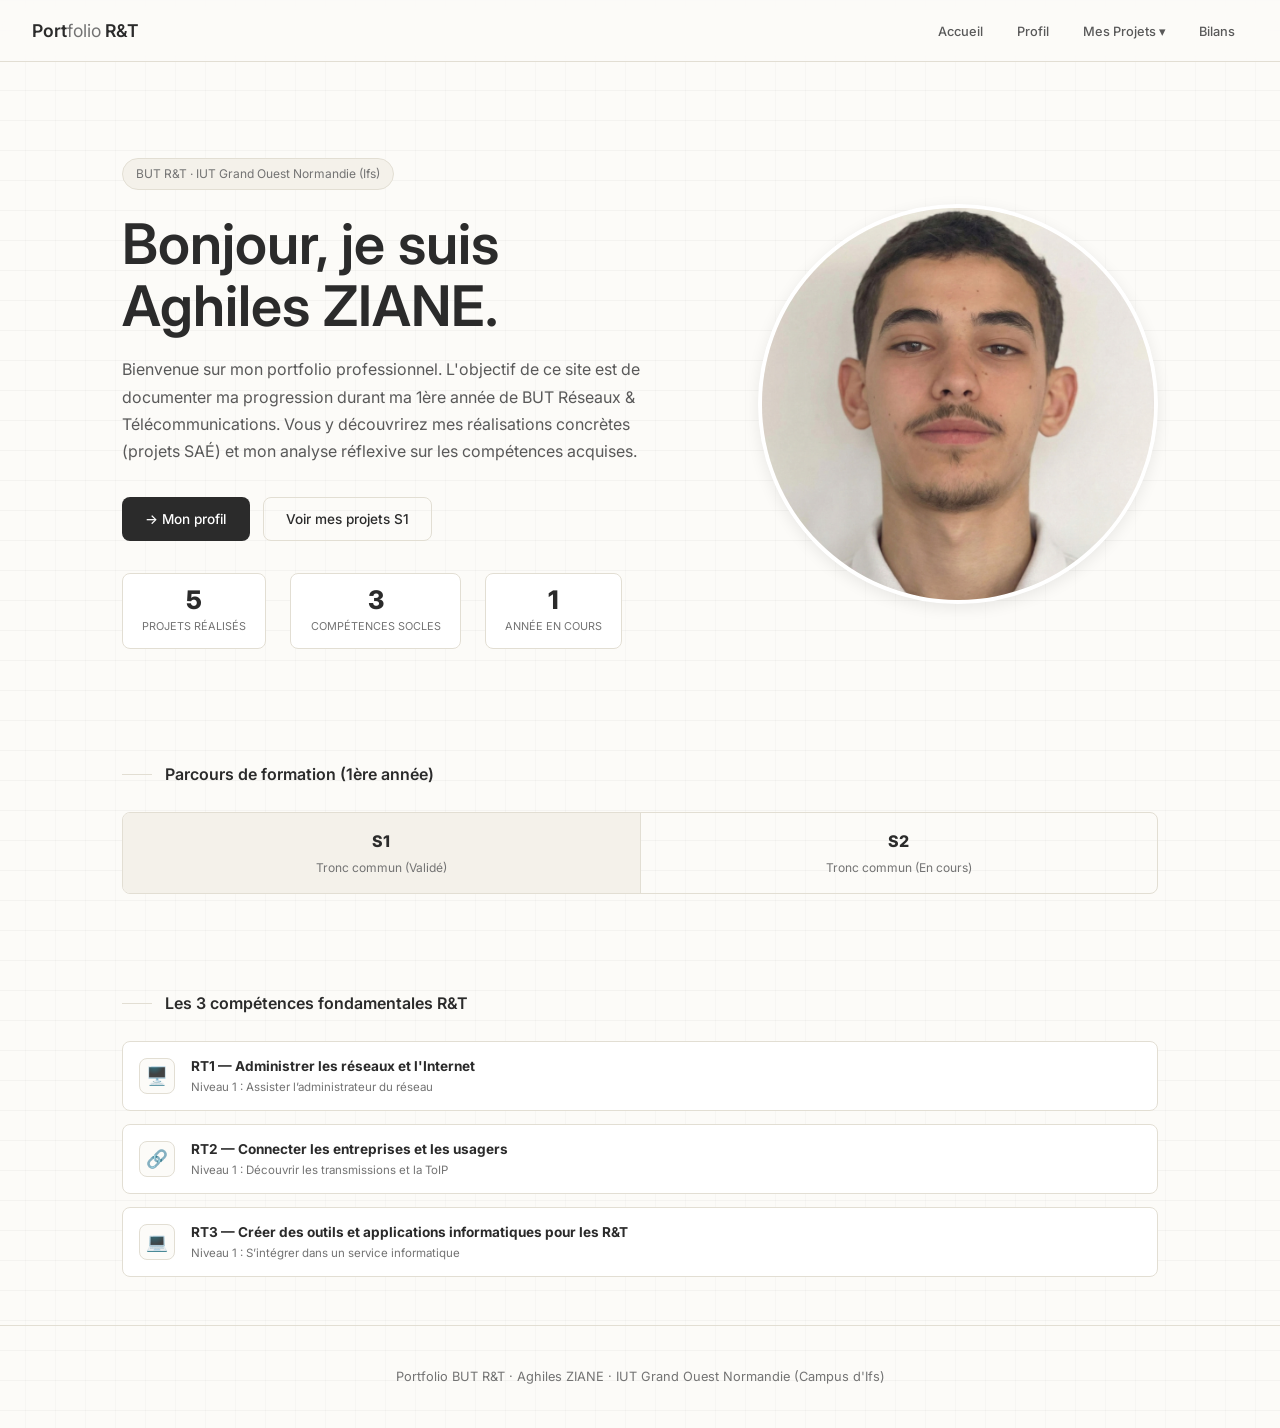
<file: index.html>
<!DOCTYPE html>
<html lang="fr">
<head>
  <meta charset="UTF-8">
  <meta name="viewport" content="width=device-width, initial-scale=1.0">
  <title>Portfolio BUT R&T — Accueil</title>
  <link rel="stylesheet" href="style.css">
  <style> 
    .hero-layout { display: grid; grid-template-columns: 1fr auto; gap: 3rem; align-items: center; }
    .stat-row { display: flex; gap: 1.5rem; margin-top: 2rem; flex-wrap: wrap; }
    .stat-item { background: var(--card); border: 1px solid var(--border); border-radius: var(--radius); padding: .8rem 1.2rem; text-align: center; min-width: 90px; }
    .stat-num { font-size: 1.6rem; font-weight: 800; color: var(--text); line-height: 1; }
    .stat-lbl { font-size: .68rem; color: var(--text-muted); text-transform: uppercase; margin-top: .25rem; }
    .comp-list { display: flex; flex-direction: column; gap: .8rem; }
    .comp-item { display: flex; align-items: center; gap: 1rem; padding: .8rem 1rem; border-radius: var(--radius); }
    .comp-icon { width: 36px; height: 36px; border-radius: 8px; display: flex; align-items: center; justify-content: center; font-size: 1.1rem; flex-shrink: 0; }
    .comp-name { font-size: .85rem; font-weight: 700; }
    .comp-sub { font-size: .72rem; color: var(--text-muted); }
    .timeline-strip { display: flex; border: 1px solid var(--border); border-radius: var(--radius); overflow: hidden; }
    .tl-item { flex: 1; padding: .9rem 1rem; text-align: center; border-right: 1px solid var(--border); font-size: .75rem; }
    .tl-item:last-child { border-right: none; }
    .tl-sem { font-weight: 800; color: var(--text); font-size: 1rem; }
    .tl-label { color: var(--text-muted); margin-top: .2rem; }
    .tl-item.active { background: var(--surface); }

    /* Style spécifique pour agrandir la photo sur l'accueil tout en restant en cercle */
    .photo-accueil {
      width: 400px !important;
      height: 400px !important;
      border-radius: 50% !important;
    }
  </style>
</head>
<body>

<nav>
  <a class="nav-logo" href="index.html">Port<span>folio</span> R&T</a>
  <ul>
    <li><a href="index.html">Accueil</a></li>
    <li><a href="presentation.html">Profil</a></li>
    <li class="dropdown">
      <a href="#" class="dropbtn">Mes Projets ▾</a>
      <div class="dropdown-content">
        <a href="SAE1/sae101.html">Hygiène Informatique</a>
        <a href="SAE1/sae102.html">Réseaux Informatiques</a>
        <a href="SAE1/sae103.html">Dispositif de Transmission</a>
        <a href="SAE1/sae104.html">Site Personnel</a>
        <a href="SAE1/sae105.html">Traitement de Données</a>
      </div>
    </li>
    <li><a href="bilan.html">Bilans</a></li>
  </ul>
</nav>

<div class="page">
  <div class="hero">
    <div class="hero-layout">
      <div class="fade-up">
        <span class="hero-tag">BUT R&T · IUT Grand Ouest Normandie (Ifs)</span>
        <h1>Bonjour, je suis<br><span>Aghiles ZIANE</span>.</h1>
        <p>
          Bienvenue sur mon portfolio professionnel. L'objectif de ce site est de documenter ma progression durant ma 1ère année de BUT Réseaux & Télécommunications. Vous y découvrirez mes réalisations concrètes (projets SAÉ) et mon analyse réflexive sur les compétences acquises.
        </p>
        <div style="display:flex; gap:.8rem; flex-wrap:wrap;">
          <a class="btn btn-primary" href="presentation.html">→ Mon profil</a>
          <a class="btn btn-outline" href="sae-s1.html">Voir mes projets S1</a>
        </div>
        <div class="stat-row">
          <div class="stat-item fade-up delay-1"><div class="stat-num">5</div><div class="stat-lbl">Projets réalisés</div></div>
          <div class="stat-item fade-up delay-2"><div class="stat-num">3</div><div class="stat-lbl">Compétences socles</div></div>
          <div class="stat-item fade-up delay-3"><div class="stat-num">1</div><div class="stat-lbl">Année en cours</div></div>
        </div>
      </div>
      
      <div class="photo-portrait photo-accueil fade-up delay-1">
        <img src="ma_photo.jpg" alt="Aghiles ZIANE">
      </div>
    </div>
  </div>

  <div class="section">
    <div class="section-title">Parcours de formation (1ère année)</div>
    <div class="timeline-strip">
      <div class="tl-item active"><div class="tl-sem">S1</div><div class="tl-label">Tronc commun (Validé)</div></div>
      <div class="tl-item"><div class="tl-sem">S2</div><div class="tl-label">Tronc commun (En cours)</div></div>
    </div>
  </div>

  <div class="section">
    <div class="section-title">Les 3 compétences fondamentales R&T</div>
    <div class="comp-list">
      <div class="comp-item fade-up">
        <div class="comp-icon">🖥️</div>
        <div>
          <div class="comp-name">RT1 — Administrer les réseaux et l'Internet</div>
          <div class="comp-sub">Niveau 1 : Assister l’administrateur du réseau</div>
        </div>
      </div>
      <div class="comp-item fade-up delay-1">
        <div class="comp-icon">🔗</div>
        <div>
          <div class="comp-name">RT2 — Connecter les entreprises et les usagers</div>
          <div class="comp-sub">Niveau 1 : Découvrir les transmissions et la ToIP</div>
        </div>
      </div>
      <div class="comp-item fade-up delay-2">
        <div class="comp-icon">💻</div>
        <div>
          <div class="comp-name">RT3 — Créer des outils et applications informatiques pour les R&T</div>
          <div class="comp-sub">Niveau 1 : S’intégrer dans un service informatique</div>
        </div>
      </div>
    </div>
  </div>
</div>

<footer>
  <p>Portfolio BUT R&T · Aghiles ZIANE · IUT Grand Ouest Normandie (Campus d'Ifs)</p>
</footer>
</body>
</html>
</file>
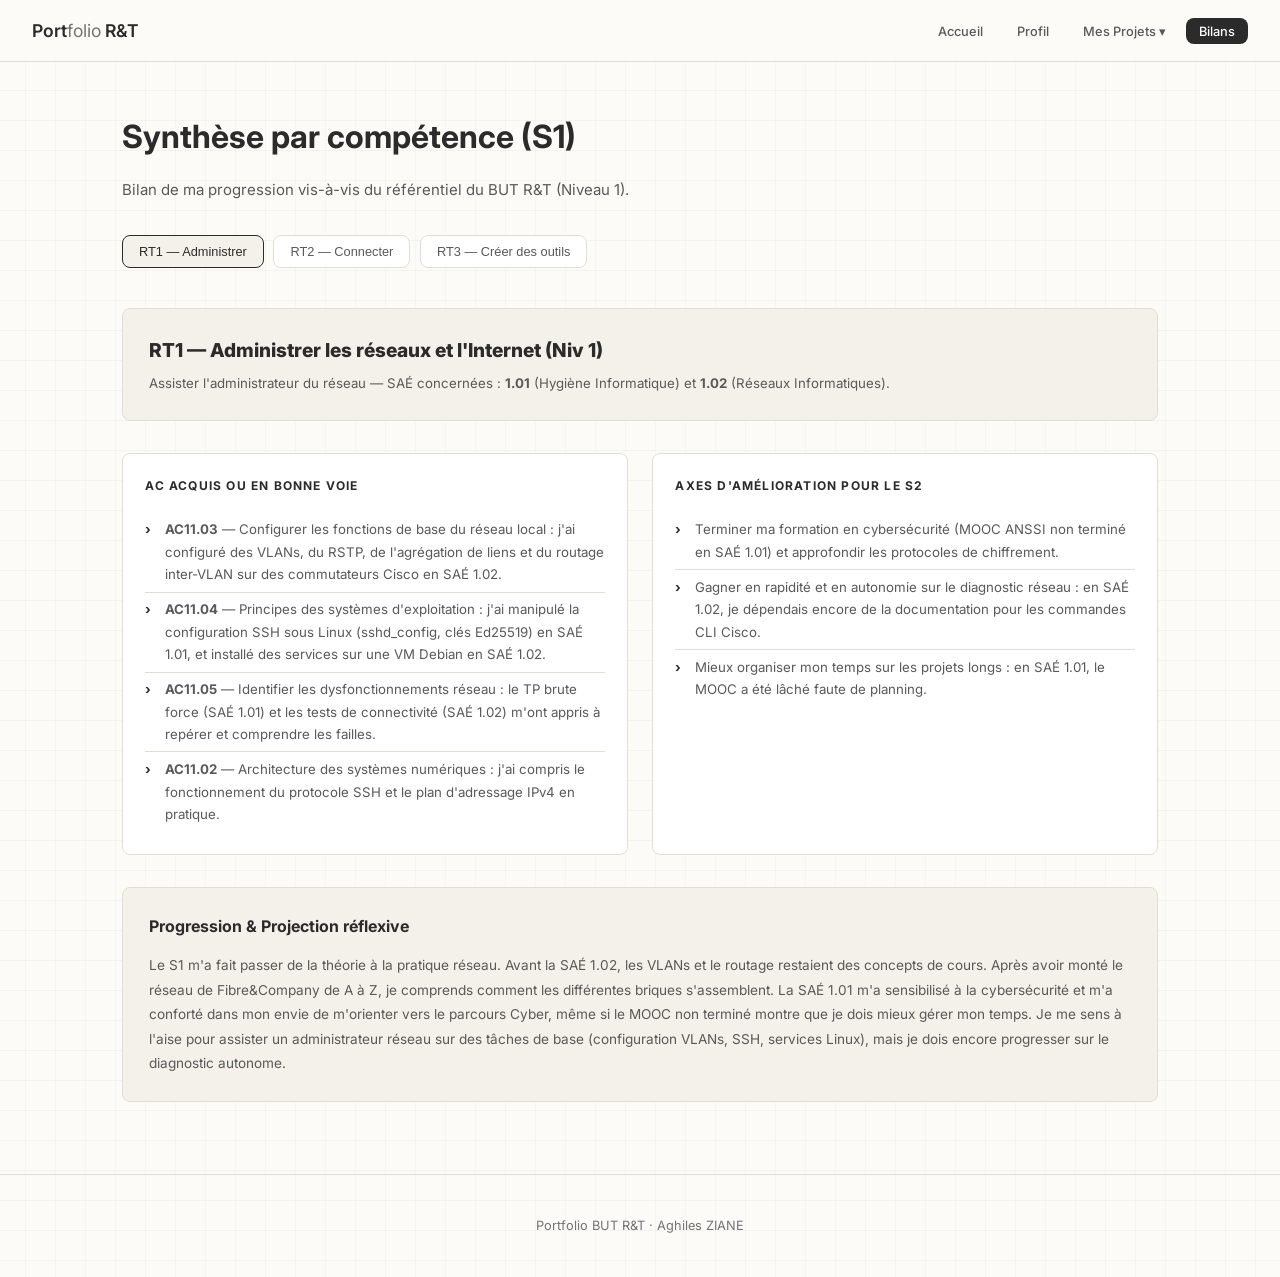
<file: bilan.html>
<!DOCTYPE html>
<html lang="fr">
<head>
  <meta charset="UTF-8">
  <meta name="viewport" content="width=device-width, initial-scale=1.0">
  <title>Portfolio BUT R&T — Bilans S1</title>
  <link rel="stylesheet" href="style.css">
  <style>
    .bilan-nav { display: flex; gap: .6rem; flex-wrap: wrap; margin-bottom: 2.5rem; }
    .bilan-tab { padding: .5rem 1rem; border-radius: 8px; border: 1px solid var(--border); background: var(--card); color: var(--text-dim); font-size: .8rem; cursor: pointer; transition: all .2s; }
    .bilan-tab.active, .bilan-tab:hover { border-color: var(--text); color: var(--text); background: var(--surface); }
    .bilan-panel { display: none; }
    .bilan-panel.active { display: block; }
    .comp-header { padding: 1.6rem; margin-bottom: 2rem; border-radius: var(--radius); background: var(--surface); border: 1px solid var(--border); }
    .comp-header-text h2 { font-size: 1.2rem; font-weight: 800; margin-bottom: .3rem; color: var(--text); }
    .comp-header-text p { font-size: .83rem; color: var(--text-dim); line-height: 1.7; }
    .bilan-grid { display: grid; grid-template-columns: 1fr 1fr; gap: 1.5rem; margin-bottom: 2rem; }
    .bilan-block { padding: 1.4rem; border-radius: var(--radius); background: var(--card); border: 1px solid var(--border); }
    .bilan-block h3 { font-size: .75rem; text-transform: uppercase; letter-spacing: .1em; margin-bottom: 1rem; color: var(--text); }
    .bilan-block ul { list-style: none; padding: 0; }
    .bilan-block ul li { font-size: .83rem; color: var(--text-dim); padding: .35rem 0 .35rem 1.2rem; position: relative; border-bottom: 1px solid var(--border); line-height: 1.7; }
    .bilan-block ul li:last-child { border-bottom: none; }
    .bilan-block ul li::before { content: '›'; position: absolute; left: 0; font-weight: 700; color: var(--text); }
    .synthesis-box { padding: 1.6rem; margin-bottom: 1.5rem; border-radius: var(--radius); background: var(--card); border: 1px solid var(--border); }
    .synthesis-box h3 { font-size: 1rem; margin-bottom: .8rem; color: var(--text); }
    .synthesis-box p { font-size: .85rem; color: var(--text-dim); line-height: 1.8; }
    @media(max-width:768px){ .bilan-grid { grid-template-columns: 1fr; } }
  </style>
</head>
<body>

<nav>
  <a class="nav-logo" href="index.html">Port<span>folio</span> R&T</a>
  <ul>
    <li><a href="index.html">Accueil</a></li>
    <li><a href="presentation.html">Profil</a></li>
    <li class="dropdown">
      <a href="#" class="dropbtn">Mes Projets ▾</a>
      <div class="dropdown-content">
        <a href="SAE1/sae101.html">Hygiène Informatique</a>
        <a href="SAE1/sae102.html">Réseaux Informatiques</a>
        <a href="SAE1/sae103.html">Dispositif de Transmission</a>
        <a href="SAE1/sae104.html">Site Personnel</a>
        <a href="SAE1/sae105.html">Traitement de Données</a>
      </div>
    </li>
    <li><a href="bilan.html" class="active">Bilans</a></li>
  </ul>
</nav>

<div class="page">
  <div class="section">
    <div class="fade-up">
      <h1 style="font-size:2rem; margin-bottom:.8rem;">Synthèse par compétence (S1)</h1>
      <p style="color:var(--text-dim); margin-bottom:2rem;">Bilan de ma progression vis-à-vis du référentiel du BUT R&T (Niveau 1).</p>
    </div>

    <div class="bilan-nav fade-up delay-1">
      <button class="bilan-tab active" onclick="showBilan('rt1')">RT1 — Administrer</button>
      <button class="bilan-tab" onclick="showBilan('rt2')">RT2 — Connecter</button>
      <button class="bilan-tab" onclick="showBilan('rt3')">RT3 — Créer des outils</button>
    </div>

    <!-- ==================== RT1 ==================== -->
    <div class="bilan-panel active fade-up" id="panel-rt1">
      <div class="comp-header">
        <div class="comp-header-text">
          <h2>RT1 — Administrer les réseaux et l'Internet (Niv 1)</h2>
          <p>Assister l'administrateur du réseau — SAÉ concernées : <strong>1.01</strong> (Hygiène Informatique) et <strong>1.02</strong> (Réseaux Informatiques).</p>
        </div>
      </div>
      <div class="bilan-grid">
        <div class="bilan-block">
          <h3>AC acquis ou en bonne voie</h3>
          <ul>
            <li><strong>AC11.03</strong> — Configurer les fonctions de base du réseau local : j'ai configuré des VLANs, du RSTP, de l'agrégation de liens et du routage inter-VLAN sur des commutateurs Cisco en SAÉ 1.02.</li>
            <li><strong>AC11.04</strong> — Principes des systèmes d'exploitation : j'ai manipulé la configuration SSH sous Linux (sshd_config, clés Ed25519) en SAÉ 1.01, et installé des services sur une VM Debian en SAÉ 1.02.</li>
            <li><strong>AC11.05</strong> — Identifier les dysfonctionnements réseau : le TP brute force (SAÉ 1.01) et les tests de connectivité (SAÉ 1.02) m'ont appris à repérer et comprendre les failles.</li>
            <li><strong>AC11.02</strong> — Architecture des systèmes numériques : j'ai compris le fonctionnement du protocole SSH et le plan d'adressage IPv4 en pratique.</li>
          </ul>
        </div>
        <div class="bilan-block">
          <h3>Axes d'amélioration pour le S2</h3>
          <ul>
            <li>Terminer ma formation en cybersécurité (MOOC ANSSI non terminé en SAÉ 1.01) et approfondir les protocoles de chiffrement.</li>
            <li>Gagner en rapidité et en autonomie sur le diagnostic réseau : en SAÉ 1.02, je dépendais encore de la documentation pour les commandes CLI Cisco.</li>
            <li>Mieux organiser mon temps sur les projets longs : en SAÉ 1.01, le MOOC a été lâché faute de planning.</li>
          </ul>
        </div>
      </div>
      <div class="synthesis-box">
        <h3>Progression & Projection réflexive</h3>
        <p>Le S1 m'a fait passer de la théorie à la pratique réseau. Avant la SAÉ 1.02, les VLANs et le routage restaient des concepts de cours. Après avoir monté le réseau de Fibre&Company de A à Z, je comprends comment les différentes briques s'assemblent. La SAÉ 1.01 m'a sensibilisé à la cybersécurité et m'a conforté dans mon envie de m'orienter vers le parcours Cyber, même si le MOOC non terminé montre que je dois mieux gérer mon temps. Je me sens à l'aise pour assister un administrateur réseau sur des tâches de base (configuration VLANs, SSH, services Linux), mais je dois encore progresser sur le diagnostic autonome.</p>
      </div>
    </div>

    <!-- ==================== RT2 ==================== -->
    <div class="bilan-panel" id="panel-rt2">
      <div class="comp-header">
        <div class="comp-header-text">
          <h2>RT2 — Connecter les entreprises et les usagers (Niv 1)</h2>
          <p>Découvrir les transmissions et la ToIP — SAÉ concernée : <strong>1.03</strong> (Dispositif de Transmission).</p>
        </div>
      </div>
      <div class="bilan-grid">
        <div class="bilan-block">
          <h3>AC acquis ou en bonne voie</h3>
          <ul>
            <li><strong>AC12.01</strong> — Mesurer et analyser les signaux : j'ai utilisé un oscilloscope, un GBF, un analyseur DTF et un photomètre pour mesurer des longueurs de câbles et l'atténuation d'une liaison fibre.</li>
            <li><strong>AC12.02</strong> — Caractériser des supports de transmission : j'ai déterminé la NVP d'un câble Ethernet et mesuré l'affaiblissement optique d'une liaison FTTH (liaison L6 : 8.80 dB à 1550 nm).</li>
            <li><strong>AC12.03</strong> — Éléments d'une chaîne de transmission : j'ai identifié les composants d'une liaison fibre (connecteurs, coupleurs, épissures, bobine) et compris leur impact sur l'atténuation.</li>
          </ul>
        </div>
        <div class="bilan-block">
          <h3>Axes d'amélioration pour le S2</h3>
          <ul>
            <li>Renforcer les calculs théoriques : les conversions dB/dBm, les bilans optiques prévisionnels et le calcul de NVP me demandent encore du travail.</li>
            <li>Prendre plus de rigueur dans les mesures : nettoyage systématique des connecteurs, calibration avant chaque relevé.</li>
            <li>Le QCM final était moyen : je dois mieux préparer les fiches de synthèse pour les évaluations.</li>
          </ul>
        </div>
      </div>
      <div class="synthesis-box">
        <h3>Progression & Projection réflexive</h3>
        <p>Avant cette SAÉ, les supports de transmission (câble, fibre) étaient pour moi des « fils qui transportent des données ». Maintenant je comprends qu'on peut mesurer leurs caractéristiques physiques (longueur par DTF, atténuation par photométrie) et que ces mesures sont essentielles dans le métier pour qualifier une installation FTTH. La partie pratique (manipuler le matériel, câbler la liaison sur le boîtier GPON) s'est bien passée car on l'avait déjà vu en cours. En revanche, les calculs (NVP, dB) restent un point faible que je dois travailler au S2.</p>
      </div>
    </div>

    <!-- ==================== RT3 ==================== -->
    <div class="bilan-panel" id="panel-rt3">
      <div class="comp-header">
        <div class="comp-header-text">
          <h2>RT3 — Créer des outils et applications informatiques (Niv 1)</h2>
          <p>S'intégrer dans un service informatique — SAÉ concernées : <strong>1.04</strong> (Site Personnel) et <strong>1.05</strong> (Traitement de Données).</p>
        </div>
      </div>
      <div class="bilan-grid">
        <div class="bilan-block">
          <h3>AC acquis ou en bonne voie</h3>
          <ul>
            <li><strong>AC13.01</strong> — Utiliser un système informatique et ses outils : j'ai utilisé VS Code, Git, GitHub Pages, pip et Python pour développer, versionner et héberger mes projets.</li>
            <li><strong>AC13.02</strong> — Lire, exécuter et corriger un programme : j'ai écrit des scripts Python qui interrogent des APIs web, traitent du JSON et génèrent du Markdown/HTML (SAÉ 1.05).</li>
            <li><strong>AC13.04</strong> — Se présenter sur Internet : j'ai conçu un site web complet (« Le Credo ») en HTML/CSS à la main, hébergé sur GitHub Pages (SAÉ 1.04).</li>
          </ul>
        </div>
        <div class="bilan-block">
          <h3>Axes d'amélioration pour le S2</h3>
          <ul>
            <li>Améliorer le responsive CSS : le menu burger de mon site ne fonctionnait pas correctement sur toutes les pages. Passer à une approche mobile-first.</li>
            <li>Mieux utiliser Git pour le travail collaboratif : en SAÉ 1.05 on travaillait à deux sur les mêmes fichiers, la gestion des versions était basique.</li>
            <li>Approfondir Python : gestion d'erreurs (try/except), tests unitaires, structuration de projets plus gros.</li>
          </ul>
        </div>
      </div>
      <div class="synthesis-box">
        <h3>Progression & Projection réflexive</h3>
        <p>C'est la compétence où je me sens le plus à l'aise. J'avais déjà des bases en HTML/CSS et une expérience en graphisme, ce qui m'a aidé pour la SAÉ 1.04. La SAÉ 1.05 sur le traitement de données était mon projet préféré du semestre : j'aime la programmation, et voir un script Python interroger une API puis générer automatiquement une page HTML avec des statistiques, c'est concret et satisfaisant. Je me positionne à un niveau satisfaisant sur cette compétence : je suis capable de coder un petit projet Python fonctionnel et de créer un site web propre, mais je dois progresser sur le responsive et la rigueur dans le code (gestion d'erreurs, tests).</p>
      </div>
    </div>

  </div>
</div>

<script>
function showBilan(id) {
  document.querySelectorAll('.bilan-panel').forEach(p => p.classList.remove('active'));
  document.querySelectorAll('.bilan-tab').forEach(t => t.classList.remove('active'));
  document.getElementById('panel-' + id).classList.add('active');
  event.target.classList.add('active');
}
</script>

<footer><p>Portfolio BUT R&T · Aghiles ZIANE</p></footer>
</body>
</html>
</file>
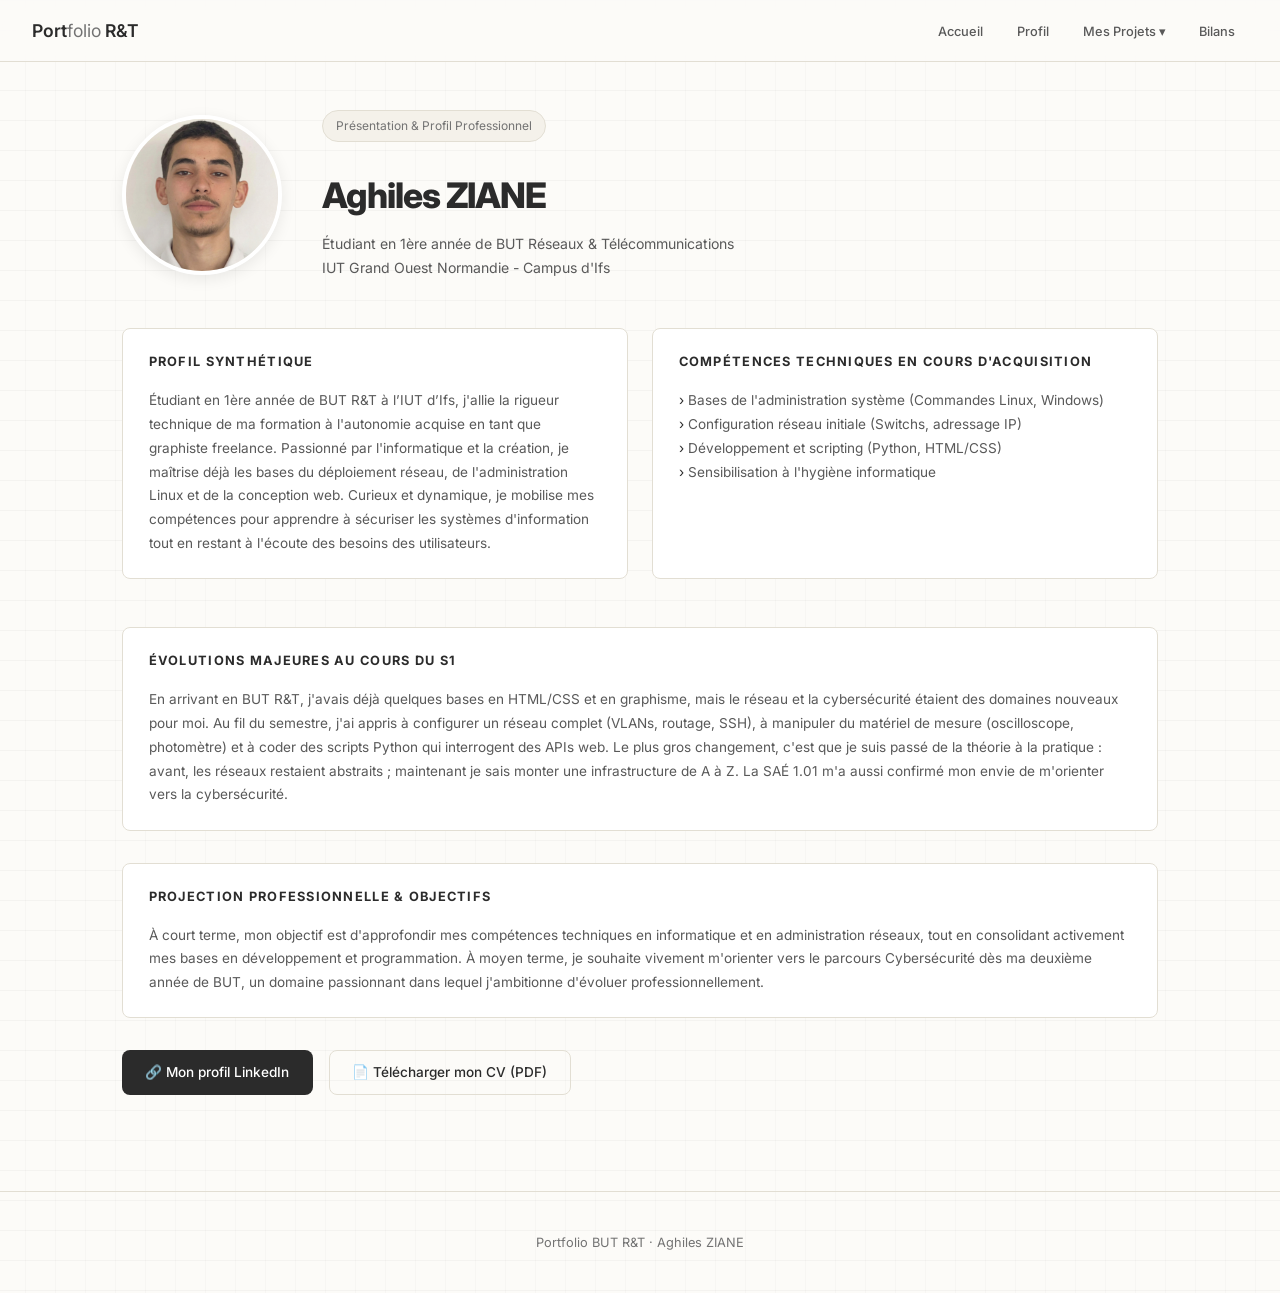
<file: presentation.html>
<!DOCTYPE html>
<html lang="fr">
<head>
  <meta charset="UTF-8">
  <meta name="viewport" content="width=device-width, initial-scale=1.0">
  <title>Portfolio BUT R&T — Présentation</title>
  <link rel="stylesheet" href="style.css">
  <style>
    .profile-header { display: grid; grid-template-columns: auto 1fr; gap: 2.5rem; align-items: center; margin-bottom: 3rem; }
    .profile-name { font-size: 2.2rem; font-weight: 800; letter-spacing: -.03em; }
    .profile-sub { color: var(--text-dim); font-size: .88rem; margin-top: .4rem; }
    .info-grid { display: grid; grid-template-columns: 1fr 1fr; gap: 1.5rem; margin-bottom: 3rem; }
    .info-block { padding: 1.4rem 1.6rem; border-radius: var(--radius); }
    .info-block h3 { font-size: .8rem; text-transform: uppercase; letter-spacing: .1em; color: var(--text); margin-bottom: 1rem; }
    .info-block p, .info-block li { font-size: .85rem; color: var(--text-dim); line-height: 1.75; }
    .info-block ul { list-style: none; padding: 0; }
    .info-block ul li::before { content: '›  '; color: var(--text); }
    @media(max-width:768px){ .profile-header { grid-template-columns: 1fr; text-align: center; } .info-grid { grid-template-columns: 1fr; } }
  </style>
</head>
<body>

<nav>
  <a class="nav-logo" href="index.html">Port<span>folio</span> R&T</a>
  <ul>
    <li><a href="index.html">Accueil</a></li>
    <li><a href="presentation.html">Profil</a></li>
    <li class="dropdown">
      <a href="#" class="dropbtn">Mes Projets ▾</a>
      <div class="dropdown-content">
        <a href="SAE1/sae101.html">Hygiène Informatique</a>
        <a href="SAE1/sae102.html">Réseaux Informatiques</a>
        <a href="SAE1/sae103.html">Dispositif de Transmission</a>
        <a href="SAE1/sae104.html">Site Personnel</a>
        <a href="SAE1/sae105.html">Traitement de Données</a>
      </div>
    </li>
    <li><a href="bilan.html">Bilans</a></li>
  </ul>
</nav>

<div class="page">
  <div class="section">
    <div class="profile-header fade-up">
      <div class="photo-portrait">
        <img src="ma_photo.jpg" alt="Aghiles ZIANE">
      </div>
      <div>
        <span class="hero-tag">Présentation & Profil Professionnel</span>
        <div class="profile-name">Aghiles ZIANE</div>
        <div class="profile-sub">Étudiant en 1ère année de BUT Réseaux & Télécommunications<br>IUT Grand Ouest Normandie - Campus d'Ifs</div>
      </div>
    </div>

    <div class="info-grid fade-up delay-1">
      <div class="info-block">
        <h3>Profil synthétique</h3>
        <p>Étudiant en 1ère année de BUT R&T à l’IUT d’Ifs, j'allie la rigueur technique de ma formation à l'autonomie acquise en tant que graphiste freelance. Passionné par l'informatique et la création, je maîtrise déjà les bases du déploiement réseau, de l'administration Linux et de la conception web. Curieux et dynamique, je mobilise mes compétences pour apprendre à sécuriser les systèmes d'information tout en restant à l'écoute des besoins des utilisateurs.</p>
      </div>
      <div class="info-block">
        <h3>Compétences techniques en cours d'acquisition</h3>
        <ul>
          <li>Bases de l'administration système (Commandes Linux, Windows)</li>
          <li>Configuration réseau initiale (Switchs, adressage IP)</li>
          <li>Développement et scripting (Python, HTML/CSS)</li>
          <li>Sensibilisation à l'hygiène informatique</li>
        </ul>
      </div>
    </div>

    <div class="info-block fade-up delay-2" style="margin-bottom: 2rem;">
      <h3>Évolutions majeures au cours du S1</h3>
      <p>En arrivant en BUT R&T, j'avais déjà quelques bases en HTML/CSS et en graphisme, mais le réseau et la cybersécurité étaient des domaines nouveaux pour moi. Au fil du semestre, j'ai appris à configurer un réseau complet (VLANs, routage, SSH), à manipuler du matériel de mesure (oscilloscope, photomètre) et à coder des scripts Python qui interrogent des APIs web. Le plus gros changement, c'est que je suis passé de la théorie à la pratique : avant, les réseaux restaient abstraits ; maintenant je sais monter une infrastructure de A à Z. La SAÉ 1.01 m'a aussi confirmé mon envie de m'orienter vers la cybersécurité.</p>
    </div>

    <div class="info-block fade-up delay-2" style="margin-bottom: 2rem;">
      <h3>Projection professionnelle & Objectifs</h3>
      <p>À court terme, mon objectif est d'approfondir mes compétences techniques en informatique et en administration réseaux, tout en consolidant activement mes bases en développement et programmation. À moyen terme, je souhaite vivement m'orienter vers le parcours Cybersécurité dès ma deuxième année de BUT, un domaine passionnant dans lequel j'ambitionne d'évoluer professionnellement.</p>
    </div>

    <div class="fade-up delay-3" style="display: flex; gap: 1rem; flex-wrap: wrap; margin-bottom: 3rem;">
      <a href="https://www.linkedin.com/in/aghiles-z-281755369" class="btn btn-primary" target="_blank">🔗 Mon profil LinkedIn</a>
      <a href="CV_Aghiles_ZIANE_Alternance_RT.pdf" class="btn btn-outline" target="_blank">📄 Télécharger mon CV (PDF)</a>
    </div>

  </div>
</div>

<footer>
  <p>Portfolio BUT R&T · Aghiles ZIANE</p>
</footer>
</body>
</html>
</file>
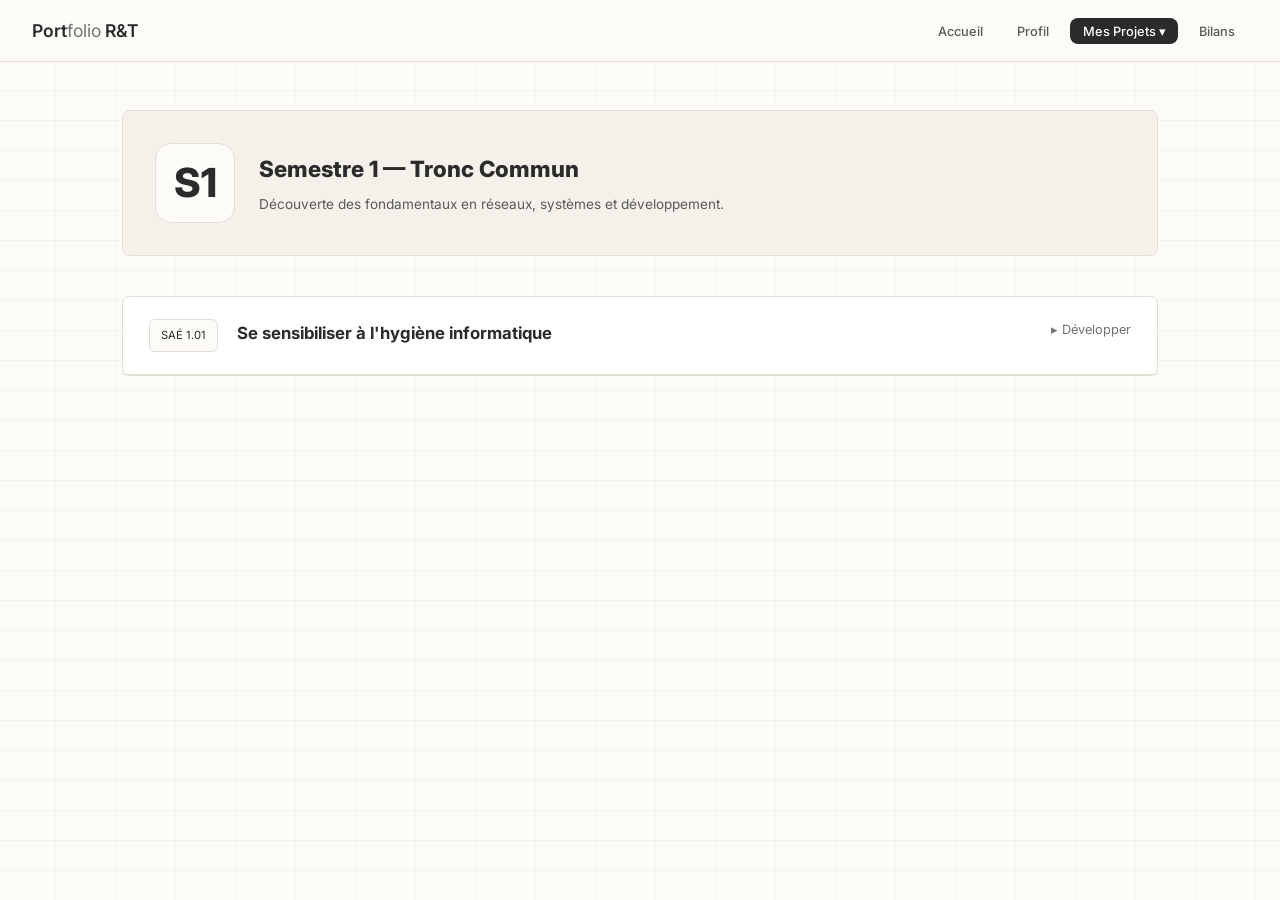
<file: sae-s1.html>
<!DOCTYPE html>
<html lang="fr">
<head>
  <meta charset="UTF-8">
  <meta name="viewport" content="width=device-width, initial-scale=1.0">
  <title>Portfolio BUT R&T — SAÉ S1</title>
  <link rel="stylesheet" href="style.css">
  <style>
    .sem-header { padding: 2rem; margin-bottom: 2.5rem; display: flex; align-items: center; gap: 1.5rem; border-radius: var(--radius); }
    .sem-badge { font-size: 2.5rem; font-weight: 800; width: 80px; height: 80px; border-radius: 16px; display: flex; align-items: center; justify-content: center; }
    .sem-title { font-size: 1.4rem; font-weight: 800; }
    .sem-desc { color: var(--text-dim); font-size: .85rem; margin-top: .3rem; }
    .sae-full { margin-bottom: 2rem; border-radius: var(--radius); }
    .sae-head { padding: 1.4rem 1.6rem; border-bottom: 1px solid var(--border); display: flex; align-items: flex-start; gap: 1.2rem; cursor: pointer; }
    .sae-num { font-size: .7rem; padding: .35rem .7rem; border-radius: 6px; }
    .sae-head-info { flex: 1; }
    .sae-head-title { font-weight: 700; font-size: 1.05rem; }
    .sae-toggle { color: var(--text-muted); font-size: .8rem; }
    .sae-body { padding: 1.6rem; display: none; }
    .sae-body.open { display: block; }
    .section-block { margin-bottom: 1.8rem; }
    .section-block h4 { font-size: .75rem; text-transform: uppercase; letter-spacing: .1em; margin-bottom: .8rem; border-bottom: 1px solid var(--border); padding-bottom: .3rem; }
    .section-block p, .section-block li { font-size: .86rem; color: var(--text-dim); line-height: 1.8; }
    .ac-grid { display: grid; grid-template-columns: repeat(auto-fill, minmax(260px, 1fr)); gap: .8rem; }
    .ac-item { padding: .8rem 1rem; font-size: .8rem; border-radius: 8px; }
    .ac-code { font-weight: 700; margin-bottom: .3rem; }
    .trace-box { border: 1px dashed var(--border); border-radius: 8px; padding: 1rem 1.2rem; margin-bottom: .7rem; font-size: .83rem; }
    .auto-eval { border-radius: 8px; padding: 1.2rem 1.4rem; }
    ul { padding-left: 1.2rem; }
  </style>
</head>
<body>

<nav>
  <a class="nav-logo" href="index.html">Port<span>folio</span> R&T</a>
  <ul>
    <li><a href="index.html">Accueil</a></li>
    <li><a href="presentation.html">Profil</a></li>
    <li class="dropdown">
      <a href="#" class="dropbtn active">Mes Projets ▾</a>
      <div class="dropdown-content">
        <a href="sae-s1.html">Projets S1</a>
        <a href="#">Projets S2 (En cours)</a>
      </div>
    </li>
    <li><a href="bilan.html">Bilans</a></li>
  </ul>
</nav>

<div class="page">
  <div class="section">
    <div class="sem-header fade-up">
      <div class="sem-badge">S1</div>
      <div>
        <div class="sem-title">Semestre 1 — Tronc Commun</div>
        <div class="sem-desc">Découverte des fondamentaux en réseaux, systèmes et développement.</div>
      </div>
    </div>

    <div class="sae-full fade-up delay-1">
      <div class="sae-head" onclick="toggle(this)">
        <div class="sae-num">SAÉ 1.01</div>
        <div class="sae-head-info"><div class="sae-head-title">Se sensibiliser à l'hygiène informatique</div></div>
        <div class="sae-toggle">▸ Développer</div>
      </div>
      <div class="sae-body">
        <div class="section-block">
          <h4>Contexte & Objectifs</h4>
          <p>Dans le cadre de la SAÉ 1.01, l'objectif était de se sensibiliser à l'hygiène informatique et à la cybersécurité. Le but était d'apprendre à identifier les risques liés à l'environnement numérique et à comprendre comment s'en protéger. Le projet consistait en une auto-formation via le MOOC de l'ANSSI , suivie d'un travail de recherche en groupe sur des thématiques spécifiques à la cybersécurité (comme la gestion des mots de passe ou l'accès SSH).</p>
        </div>
        <div class="section-block">
          <h4>Apprentissages Critiques (AC) ciblés</h4>
          <div class="ac-grid">
            <div class="ac-item"><div class="ac-code">AC11.02</div>Comprendre l’architecture et les fondements des systèmes numériques</div>
            <div class="ac-item"><div class="ac-code">AC11.04</div>Maîtriser les rôles et principes des systèmes d'exploitation</div>
            <div class="ac-item"><div class="ac-code">AC11.05</div>Identifier les dysfonctionnements du réseau local et savoir les signaler</div>
          </div>
        </div>
        <div class="section-block">
          <h4>Tâches réalisées (Contribution personnelle)</h4>
          <ul>
            <li>Suivi et complétion des différents modules du MOOC de l'ANSSI (SecNumacadémie) portant sur la sécurité des systèmes d'information, l'authentification et la sécurité sur Internet.</li>
            <li>Travail de recherche et d'expérimentation en groupe sur la thématique [Précise ici ton lot: B (Accès SSH)].</li>
            <li>Rédaction d'une notice collaborative résumant nos recherches et préparation d'un support de présentation (diaporama) pour un oral de groupe.</li>
            <li>Participation à un TP de type "Capture the Flag" (CTF) pour mettre en pratique les concepts découverts.</li>
          </ul>
        </div>
        <div class="section-block">
          <h4>Preuves & Traces</h4>
          <div class="trace-box">Attestation de réussite ou badge obtenu suite au MOOC de l'ANSSI. Cela prouve ma compréhension globale des enjeux de cybersécurité et des bonnes pratiques.</div>
          <div class="trace-box">Support de présentation (diaporama) ou notice collaborative réalisée pour l'oral de groupe. Cette trace démontre ma capacité à rechercher, synthétiser et présenter des informations techniques sur un sujet spécifique (ex: accès SSH, force brute).</div>
        </div>
        <div class="section-block">
          <h4>Autoévaluation & Analyse réflexive</h4>
          <div class="auto-eval">
            <ul>
              <li><strong>Difficultés rencontrées :</strong> Comprendre le fonctionnement technique de certaines attaques (comme la force brute) ou de certains protocoles de sécurisation lors de nos recherches.</li>
              <li><strong>Solutions apportées :</strong> Utilisation des machines virtuelles (Debian) mises à notre disposition pour tester et expérimenter concrètement les outils , et échange avec les membres du groupe pour s'entraider.</li>
              <li><strong>Ce que j'ai appris / Niveau de maîtrise atteint :</strong> J'ai pris conscience des risques numériques et acquis les bons réflexes en matière d'hygiène informatique. Je sais maintenant expliquer les mécanismes d'authentification et mettre en œuvre des solutions basiques pour sécuriser un environnement.</li>
            </ul>
          </div>
        </div>
      </div>
    </div>
<!--
    <div class="sae-full fade-up delay-2">
      <div class="sae-head" onclick="toggle(this)">
        <div class="sae-num">SAÉ 1.02</div>
        <div class="sae-head-info"><div class="sae-head-title">S'initier aux réseaux informatiques</div></div>
        <div class="sae-toggle">▸ Développer</div>
      </div>
      <div class="sae-body">
        <div class="section-block">
          <h4>Contexte & Objectifs</h4>
          <p>[À COMPLÉTER : Décris le TP de câblage, la configuration des switchs, etc.]</p>
        </div>
        <div class="section-block">
          <h4>Apprentissages Critiques (AC) ciblés</h4>
          <div class="ac-grid">
            <div class="ac-item"><div class="ac-code">AC11.01</div>Lois fondamentales de l'électricité</div>
            <div class="ac-item"><div class="ac-code">AC11.03</div>Configurer les fonctions de base du réseau local</div>
            <div class="ac-item"><div class="ac-code">AC11.06</div>Installer un poste client et expliquer la procédure</div>
            </div>
        </div>
        <div class="section-block">
          <h4>Tâches réalisées</h4>
          <ul>
            <li>[À COMPLÉTER : Ex: Création de câbles RJ45 droits et croisés]</li>
            <li>[À COMPLÉTER : Ex: Configuration d'un commutateur Cisco (VLANs)]</li>
          </ul>
        </div>
        <div class="section-block">
          <h4>Preuves & Traces</h4>
          <div class="trace-box"><strong>[Nom de ta trace] :</strong> [À COMPLÉTER : Ex: Capture d'écran d'un ping réussi ou fichier de config switch]</div>
        </div>
        <div class="section-block">
          <h4>Autoévaluation & Analyse réflexive</h4>
          <div class="auto-eval">
            <ul>
              <li><strong>Difficultés rencontrées :</strong> [À COMPLÉTER]</li>
              <li><strong>Solutions apportées :</strong> [À COMPLÉTER]</li>
              <li><strong>Ce que j'ai appris :</strong> [À COMPLÉTER]</li>
            </ul>
          </div>
        </div>
      </div>
    </div>

    <div class="sae-full fade-up">
      <div class="sae-head" onclick="toggle(this)">
        <div class="sae-num">SAÉ 1.03</div>
        <div class="sae-head-info"><div class="sae-head-title">Découvrir un dispositif de transmission</div></div>
        <div class="sae-toggle">▸ Développer</div>
      </div>
      <div class="sae-body">
        <div class="section-block">
          <h4>Contexte & Objectifs</h4>
          <p>[À COMPLÉTER : Mesures de signaux, utilisation d'oscilloscope...]</p>
        </div>
        <div class="section-block">
          <h4>Apprentissages Critiques (AC) ciblés</h4>
          <div class="ac-grid">
            <div class="ac-item"><div class="ac-code">AC12.01</div>Mesurer et analyser les signaux</div>
            <div class="ac-item"><div class="ac-code">AC12.03</div>Déployer des supports de transmission</div>
            <div class="ac-item"><div class="ac-code">AC12.05</div>Communiquer et adapter son discours</div>
          </div>
        </div>
        <div class="section-block">
          <h4>Tâches réalisées</h4>
          <ul>
            <li>[À COMPLÉTER]</li>
          </ul>
        </div>
        <div class="section-block">
          <h4>Preuves & Traces</h4>
          <div class="trace-box"><strong>[Nom de ta trace] :</strong> [À COMPLÉTER : Ex: Relevé de mesures, compte-rendu de TP]</div>
        </div>
        <div class="section-block">
          <h4>Autoévaluation & Analyse réflexive</h4>
          <div class="auto-eval">
            <ul>
              <li><strong>Difficultés / Solutions / Apprentissages :</strong> [À COMPLÉTER]</li>
            </ul>
          </div>
        </div>
      </div>
    </div>

    <div class="sae-full fade-up">
      <div class="sae-head" onclick="toggle(this)">
        <div class="sae-num">SAÉ 1.04</div>
        <div class="sae-head-info"><div class="sae-head-title">Se présenter sur Internet</div></div>
        <div class="sae-toggle">▸ Développer</div>
      </div>
      <div class="sae-body">
        <div class="section-block">
          <h4>Contexte & Objectifs</h4>
          <p>[À COMPLÉTER : Développement web HTML/CSS pour faire une page perso, etc.]</p>
        </div>
        <div class="section-block">
          <h4>Apprentissages Critiques (AC) ciblés</h4>
          <div class="ac-grid">
            <div class="ac-item"><div class="ac-code">AC13.01</div>Utiliser un système informatique et ses outils</div>
            <div class="ac-item"><div class="ac-code">AC13.04</div>Connaître l’architecture et les technologies d’un site Web</div>
          </div>
        </div>
        <div class="section-block">
          <h4>Tâches réalisées</h4>
          <ul>
            <li>[À COMPLÉTER]</li>
          </ul>
        </div>
        <div class="section-block">
          <h4>Preuves & Traces</h4>
          <div class="trace-box"><strong>[Nom de ta trace] :</strong> [À COMPLÉTER : Lien vers le code source, capture de la page web]</div>
        </div>
        <div class="section-block">
          <h4>Autoévaluation & Analyse réflexive</h4>
          <div class="auto-eval">
            <ul>
              <li><strong>Difficultés / Solutions / Apprentissages :</strong> [À COMPLÉTER]</li>
            </ul>
          </div>
        </div>
      </div>
    </div>

    <div class="sae-full fade-up">
      <div class="sae-head" onclick="toggle(this)">
        <div class="sae-num">SAÉ 1.05</div>
        <div class="sae-head-info"><div class="sae-head-title">Traiter des données</div></div>
        <div class="sae-toggle">▸ Développer</div>
      </div>
      <div class="sae-body">
        <div class="section-block">
          <h4>Contexte & Objectifs</h4>
          <p>[À COMPLÉTER : Scripting Python, algorithmique...]</p>
        </div>
        <div class="section-block">
          <h4>Apprentissages Critiques (AC) ciblés</h4>
          <div class="ac-grid">
            <div class="ac-item"><div class="ac-code">AC13.02</div>Lire, exécuter, corriger et modifier un programme</div>
            <div class="ac-item"><div class="ac-code">AC13.03</div>Traduire un algorithme dans un langage (Python)</div>
            <div class="ac-item"><div class="ac-code">AC13.06</div>S’intégrer dans un environnement de travail collaboratif</div>
          </div>
        </div>
        <div class="section-block">
          <h4>Tâches réalisées</h4>
          <ul>
            <li>[À COMPLÉTER]</li>
          </ul>
        </div>
        <div class="section-block">
          <h4>Preuves & Traces</h4>
          <div class="trace-box"><strong>[Nom de ta trace] :</strong> [À COMPLÉTER : Extrait de code Python commenté]</div>
        </div>
        <div class="section-block">
          <h4>Autoévaluation & Analyse réflexive</h4>
          <div class="auto-eval">
            <ul>
              <li><strong>Difficultés / Solutions / Apprentissages :</strong> [À COMPLÉTER]</li>
            </ul>
          </div>
        </div>
      </div>
    </div>

  </div>
</div>
-->

<script>
function toggle(el) {
  const body = el.nextElementSibling;
  const lbl = el.querySelector('.sae-toggle');
  if (body.classList.contains('open')) {
    body.classList.remove('open');
    lbl.textContent = '▸ Développer';
  } else {
    body.classList.add('open');
    lbl.textContent = '▾ Réduire';
  }
}
</script>
</body>
</html>
</file>
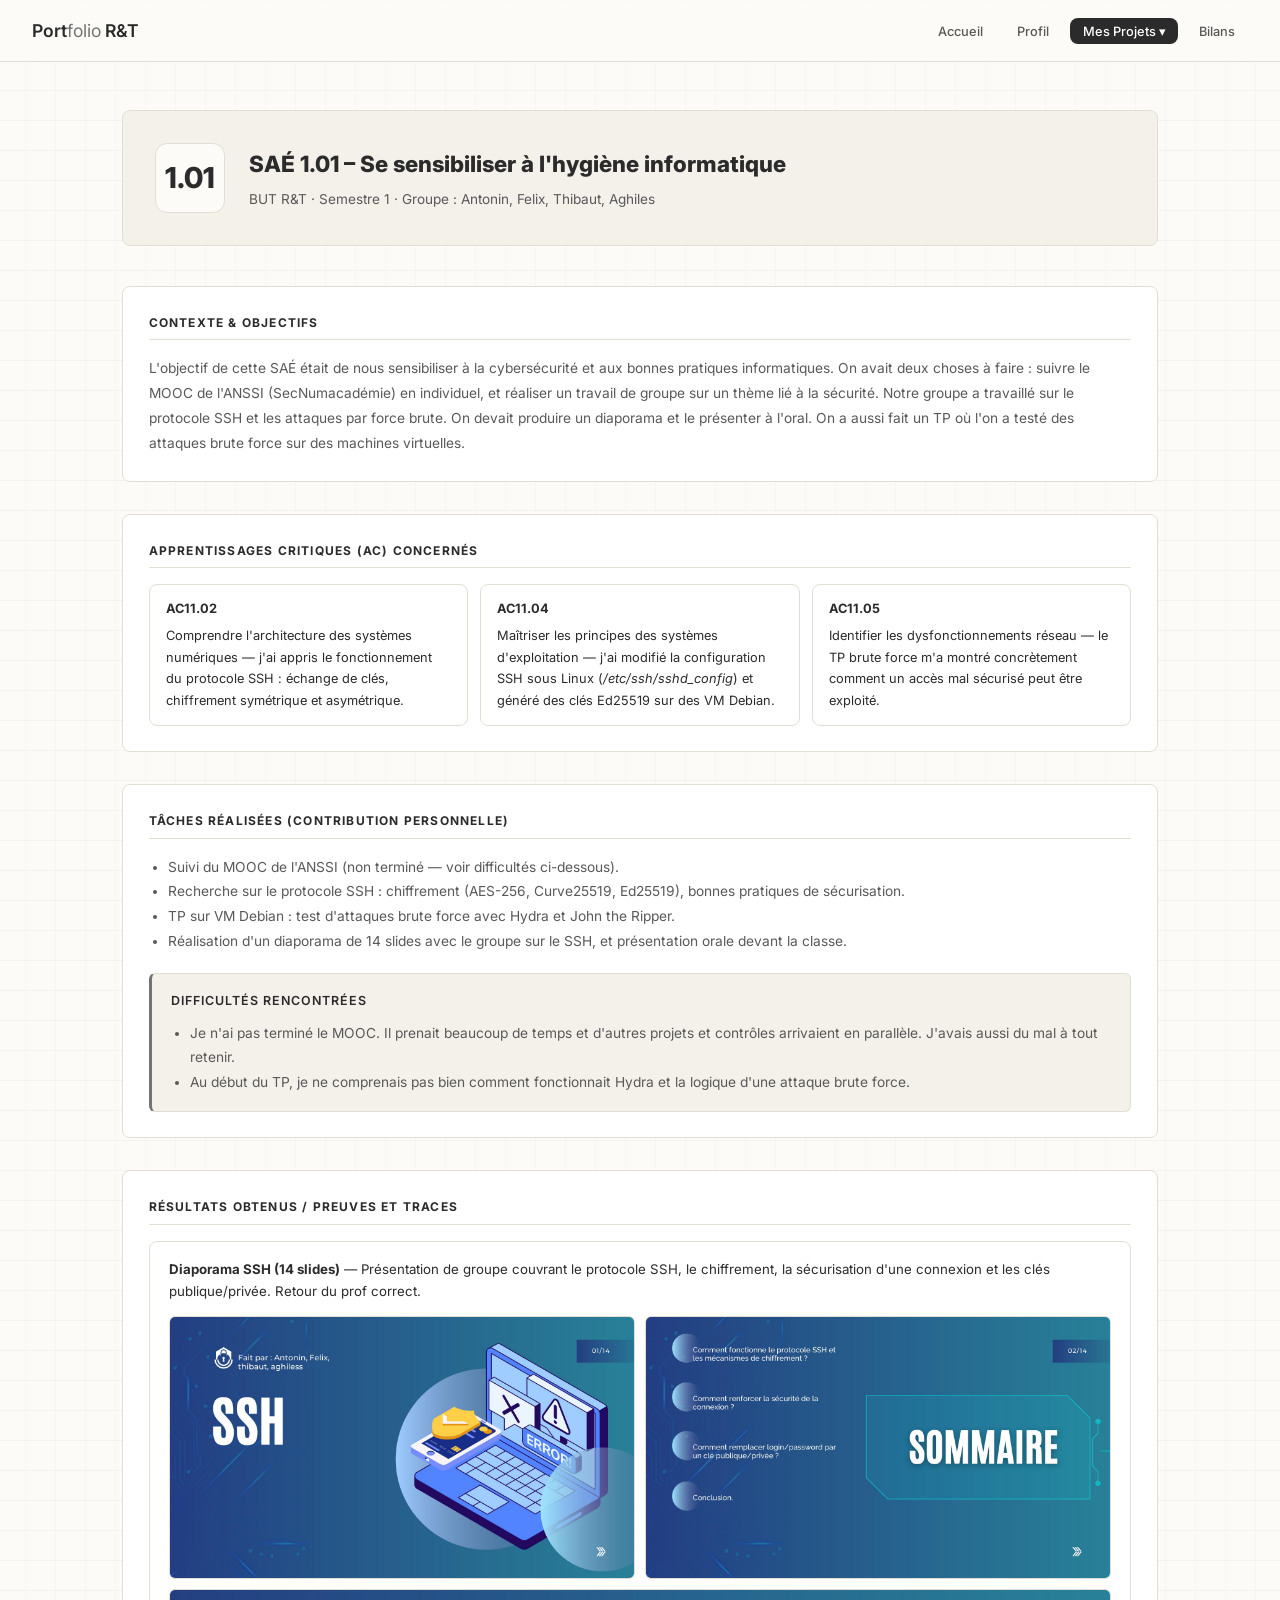
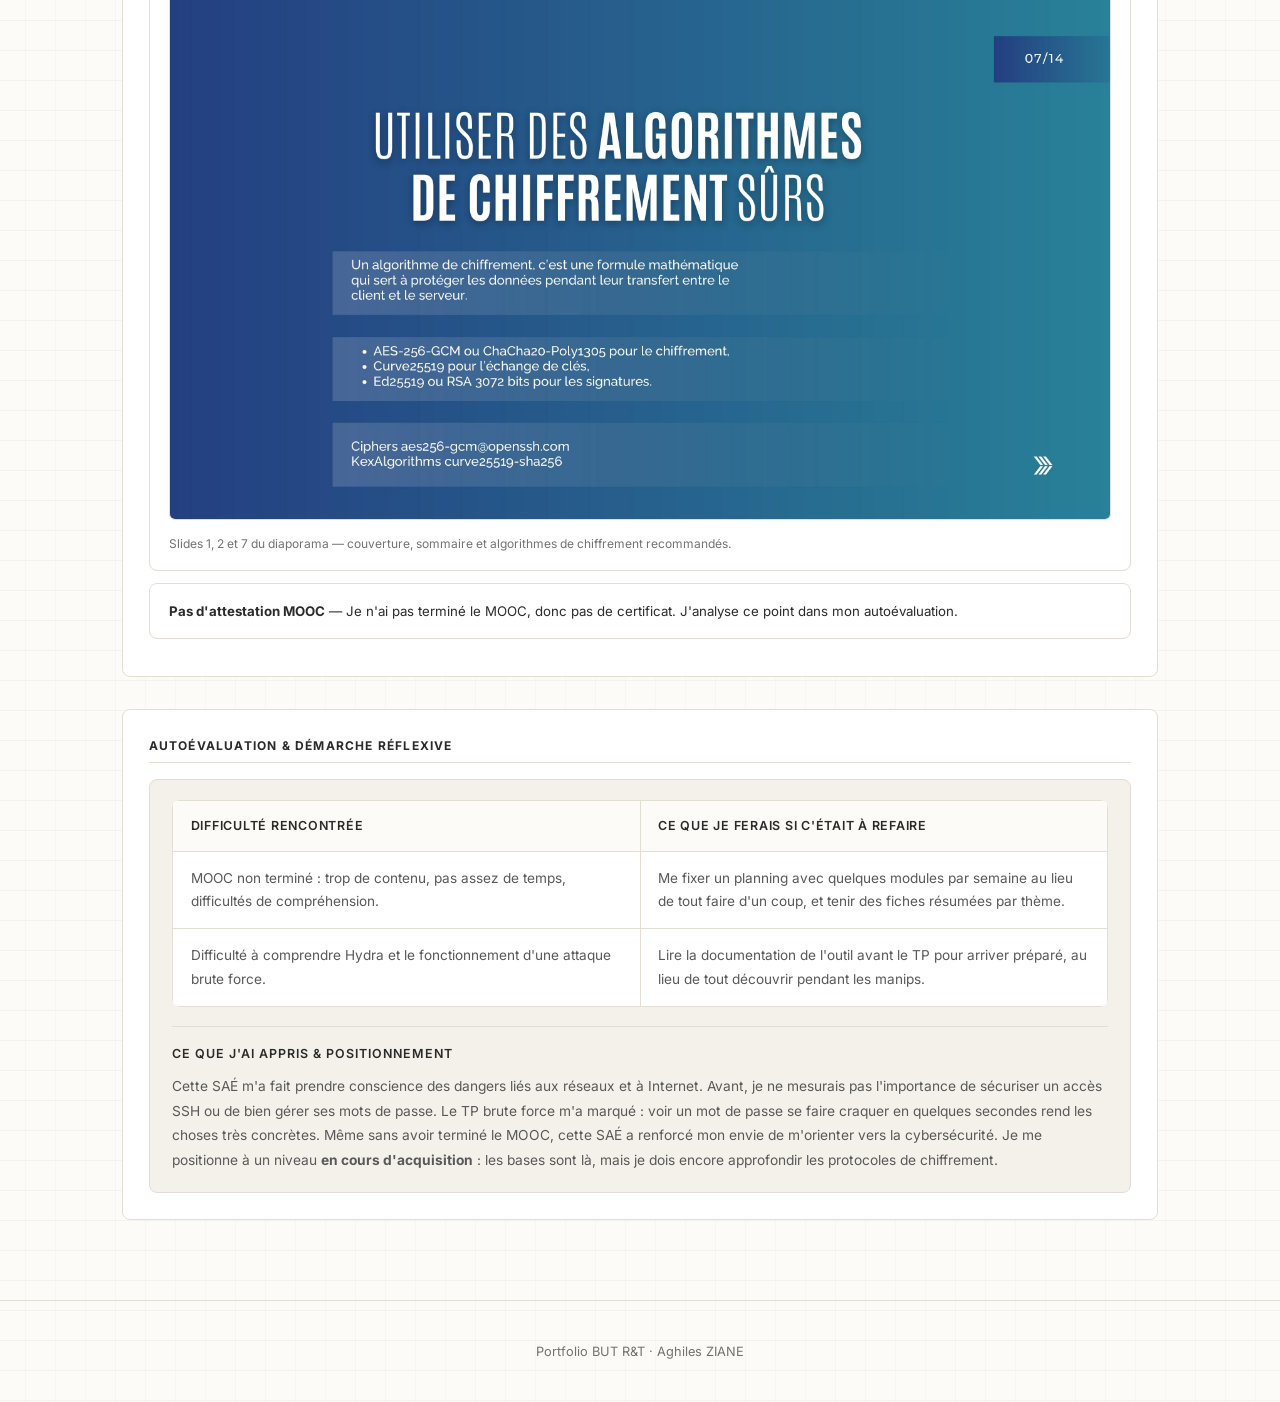
<file: SAE1/sae101.html>
<!DOCTYPE html>
<html lang="fr">
<head>
  <meta charset="UTF-8">
  <meta name="viewport" content="width=device-width, initial-scale=1.0">
  <title>SAÉ 1.01 — Hygiène Informatique</title>
  <link rel="stylesheet" href="../style.css">
  <style>
    .sae-header { padding: 2rem; margin-bottom: 2.5rem; display: flex; align-items: center; gap: 1.5rem; border-radius: var(--radius); background: var(--surface); border: 1px solid var(--border); }
    .sae-badge { font-size: 1.8rem; font-weight: 800; width: 70px; height: 70px; border-radius: 12px; display: flex; align-items: center; justify-content: center; background: var(--bg); border: 1px solid var(--border); }
    .sae-title { font-size: 1.4rem; font-weight: 800; }
    .sae-desc { color: var(--text-dim); font-size: .85rem; margin-top: .3rem; }
    .section-block { margin-bottom: 2rem; background: var(--card); border: 1px solid var(--border); padding: 1.6rem; border-radius: var(--radius); }
    .section-block h4 { font-size: .75rem; text-transform: uppercase; letter-spacing: .1em; margin-bottom: 1rem; border-bottom: 1px solid var(--border); padding-bottom: .4rem; color: var(--text); }
    .section-block p, .section-block li { font-size: .86rem; color: var(--text-dim); line-height: 1.8; }
    .ac-grid { display: grid; grid-template-columns: repeat(auto-fill, minmax(260px, 1fr)); gap: .8rem; margin-top: .8rem; }
    .ac-item { padding: .8rem 1rem; font-size: .8rem; border-radius: 8px; background: var(--bg); border: 1px solid var(--border); }
    .ac-code { font-weight: 700; margin-bottom: .3rem; color: var(--text); }
    .trace-box { border: 1px dashed var(--border); border-radius: 8px; padding: 1rem 1.2rem; margin-bottom: .7rem; font-size: .83rem; background: var(--bg); }
    .auto-eval-box { background: var(--surface); padding: 1.2rem 1.4rem; border-radius: 8px; border: 1px solid var(--border); }
    ul { padding-left: 1.2rem; }
  </style>
</head>
<body>
  
<nav>
  <a class="nav-logo" href="../index.html">Port<span>folio</span> R&T</a>
  <ul>
    <li><a href="../index.html">Accueil</a></li>
    <li><a href="../presentation.html">Profil</a></li>
    <li class="dropdown">
      <a href="#" class="dropbtn active">Mes Projets ▾</a>
      <div class="dropdown-content">
        <a href="sae101.html">Hygiène Informatique</a>
        <a href="sae102.html">Réseaux Informatiques</a>
        <a href="sae103.html">Dispositif de Transmission</a>
        <a href="sae104.html">Site Personnel</a>
        <a href="sae105.html">Traitement de Données</a>
      </div>
    </li>
    <li><a href="../bilan.html">Bilans</a></li>
  </ul>
</nav>

<div class="page">
  <div class="section">
    <div class="sae-header fade-up">
      <div class="sae-badge">1.01</div>
      <div>
        <div class="sae-title">SAÉ 1.01 – Se sensibiliser à l'hygiène informatique</div>
        <div class="sae-desc">BUT R&T · Semestre 1 · Groupe : Antonin, Felix, Thibaut, Aghiles</div>
      </div>
    </div>

    <div class="section-block fade-up delay-1">
      <h4>Contexte & Objectifs</h4>
      <p>L'objectif de cette SAÉ était de nous sensibiliser à la cybersécurité et aux bonnes pratiques informatiques. On avait deux choses à faire : suivre le MOOC de l'ANSSI (SecNumacadémie) en individuel, et réaliser un travail de groupe sur un thème lié à la sécurité. Notre groupe a travaillé sur le protocole SSH et les attaques par force brute. On devait produire un diaporama et le présenter à l'oral. On a aussi fait un TP où l'on a testé des attaques brute force sur des machines virtuelles.</p>
    </div>

    <div class="section-block fade-up delay-1">
      <h4>Apprentissages Critiques (AC) concernés</h4>
      <div class="ac-grid">
        <div class="ac-item"><div class="ac-code">AC11.02</div>Comprendre l'architecture des systèmes numériques — j'ai appris le fonctionnement du protocole SSH : échange de clés, chiffrement symétrique et asymétrique.</div>
        <div class="ac-item"><div class="ac-code">AC11.04</div>Maîtriser les principes des systèmes d'exploitation — j'ai modifié la configuration SSH sous Linux (<em>/etc/ssh/sshd_config</em>) et généré des clés Ed25519 sur des VM Debian.</div>
        <div class="ac-item"><div class="ac-code">AC11.05</div>Identifier les dysfonctionnements réseau — le TP brute force m'a montré concrètement comment un accès mal sécurisé peut être exploité.</div>
      </div>
    </div>

    <div class="section-block fade-up delay-2">
      <h4>Tâches réalisées (Contribution personnelle)</h4>
      <ul>
        <li>Suivi du MOOC de l'ANSSI (non terminé — voir difficultés ci-dessous).</li>
        <li>Recherche sur le protocole SSH : chiffrement (AES-256, Curve25519, Ed25519), bonnes pratiques de sécurisation.</li>
        <li>TP sur VM Debian : test d'attaques brute force avec Hydra et John the Ripper.</li>
        <li>Réalisation d'un diaporama de 14 slides avec le groupe sur le SSH, et présentation orale devant la classe.</li>
      </ul>
      <div class="difficulties-block">
        <h5>Difficultés rencontrées</h5>
        <ul>
          <li>Je n'ai pas terminé le MOOC. Il prenait beaucoup de temps et d'autres projets et contrôles arrivaient en parallèle. J'avais aussi du mal à tout retenir.</li>
          <li>Au début du TP, je ne comprenais pas bien comment fonctionnait Hydra et la logique d'une attaque brute force.</li>
        </ul>
      </div>
    </div>

    <div class="section-block fade-up delay-2">
      <h4>Résultats obtenus / Preuves et traces</h4>

      <div class="trace-box">
        <strong>Diaporama SSH (14 slides)</strong> — Présentation de groupe couvrant le protocole SSH, le chiffrement, la sécurisation d'une connexion et les clés publique/privée. Retour du prof correct.
        <div style="display:grid; grid-template-columns:1fr 1fr; gap:.6rem; margin-top:.8rem;">
          <img src="../img/sae101-diapo-cover.jpg" alt="Slide de couverture - SSH" style="width:100%; border-radius:6px; border:1px solid var(--border);">
          <img src="../img/sae101-diapo-sommaire.jpg" alt="Slide sommaire" style="width:100%; border-radius:6px; border:1px solid var(--border);">
        </div>
        <img src="../img/sae101-diapo-chiffrement.jpg" alt="Slide algorithmes de chiffrement" style="width:100%; margin-top:.6rem; border-radius:6px; border:1px solid var(--border);">
        <p style="font-size:.75rem; color:var(--text-muted); margin-top:.4rem;">Slides 1, 2 et 7 du diaporama — couverture, sommaire et algorithmes de chiffrement recommandés.</p>
      </div>

      <div class="trace-box"><strong>Pas d'attestation MOOC</strong> — Je n'ai pas terminé le MOOC, donc pas de certificat. J'analyse ce point dans mon autoévaluation.</div>
    </div>

    <div class="section-block fade-up delay-3">
      <h4>Autoévaluation & Démarche réflexive</h4>
      <div class="auto-eval-box">
        <table class="reflexion-table">
          <thead>
            <tr>
              <th>Difficulté rencontrée</th>
              <th>Ce que je ferais si c'était à refaire</th>
            </tr>
          </thead>
          <tbody>
            <tr>
              <td>MOOC non terminé : trop de contenu, pas assez de temps, difficultés de compréhension.</td>
              <td>Me fixer un planning avec quelques modules par semaine au lieu de tout faire d'un coup, et tenir des fiches résumées par thème.</td>
            </tr>
            <tr>
              <td>Difficulté à comprendre Hydra et le fonctionnement d'une attaque brute force.</td>
              <td>Lire la documentation de l'outil avant le TP pour arriver préparé, au lieu de tout découvrir pendant les manips.</td>
            </tr>
          </tbody>
        </table>
        <div class="learnings-block">
          <h5>Ce que j'ai appris & positionnement</h5>
          <p>Cette SAÉ m'a fait prendre conscience des dangers liés aux réseaux et à Internet. Avant, je ne mesurais pas l'importance de sécuriser un accès SSH ou de bien gérer ses mots de passe. Le TP brute force m'a marqué : voir un mot de passe se faire craquer en quelques secondes rend les choses très concrètes. Même sans avoir terminé le MOOC, cette SAÉ a renforcé mon envie de m'orienter vers la cybersécurité. Je me positionne à un niveau <strong>en cours d'acquisition</strong> : les bases sont là, mais je dois encore approfondir les protocoles de chiffrement.</p>
        </div>
      </div>
    </div>
  </div>
</div>

<footer><p>Portfolio BUT R&T · Aghiles ZIANE</p></footer>
</body>
</html>
</file>
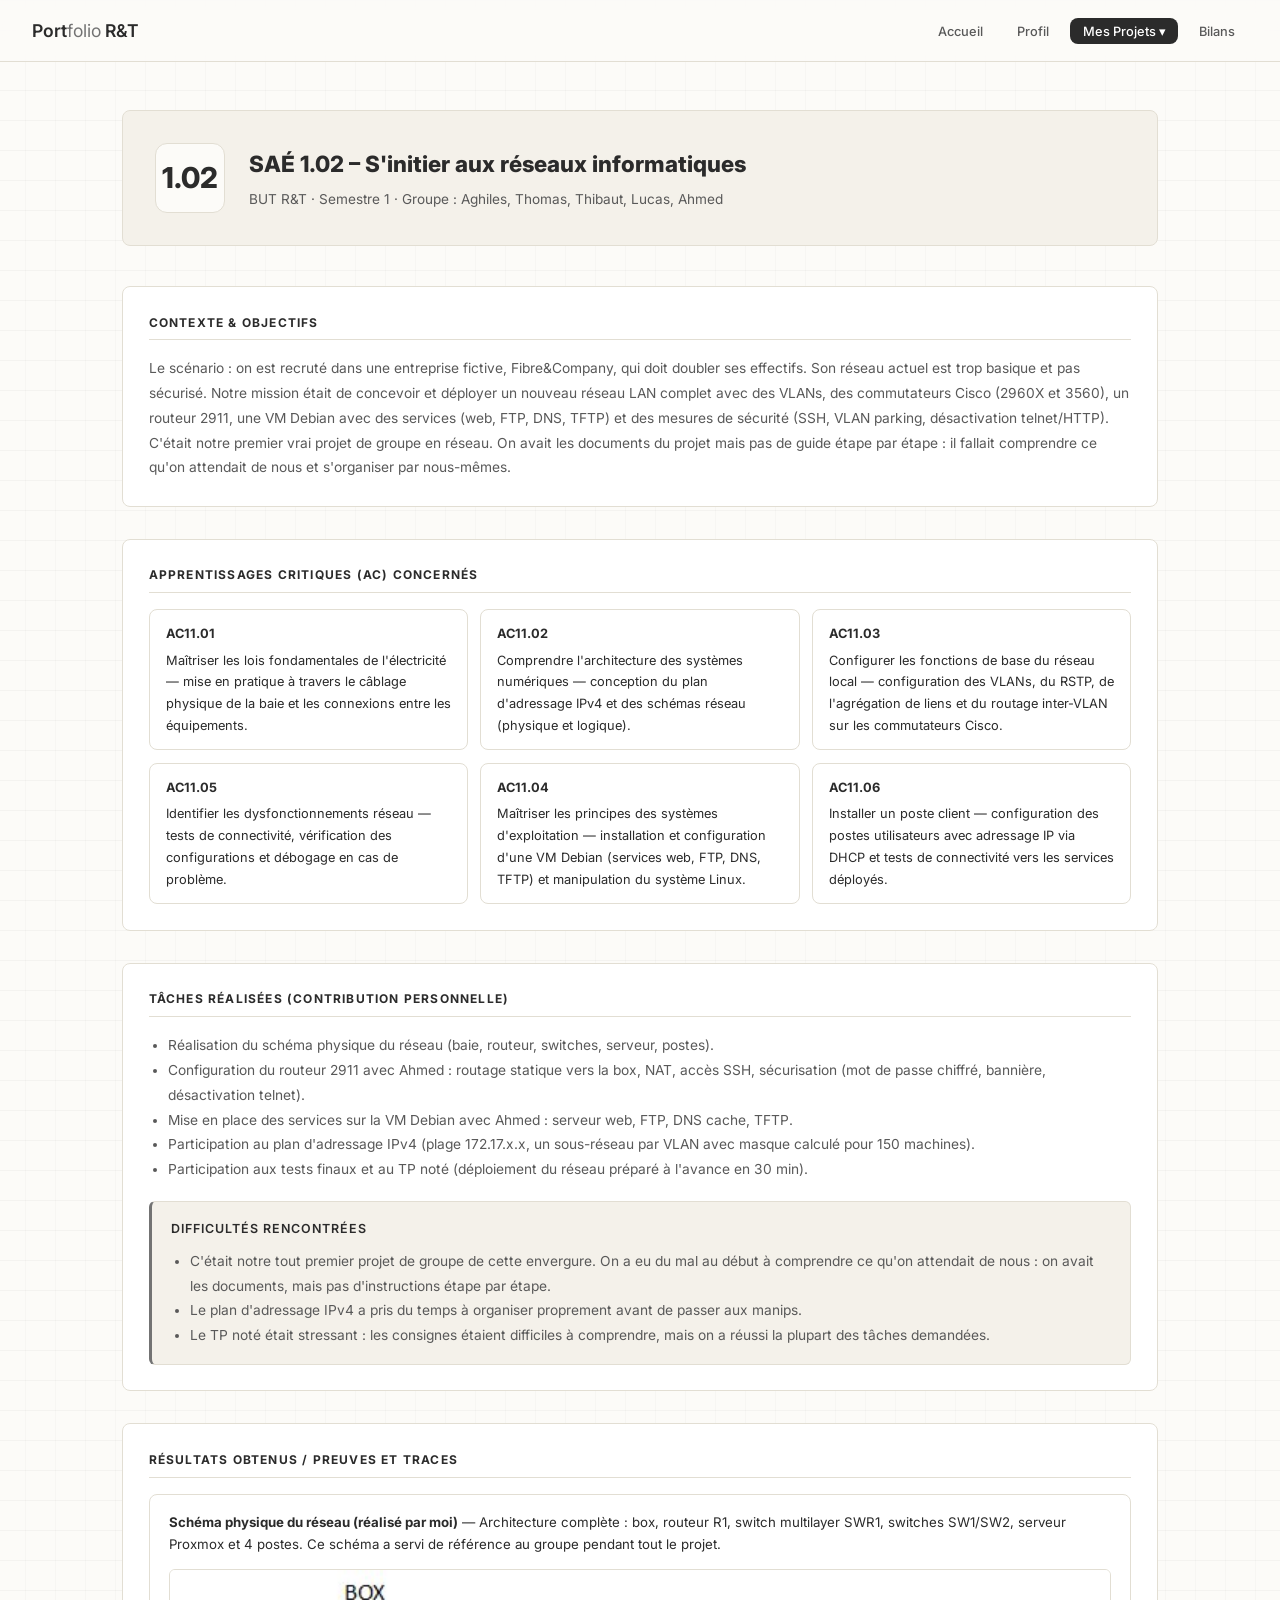
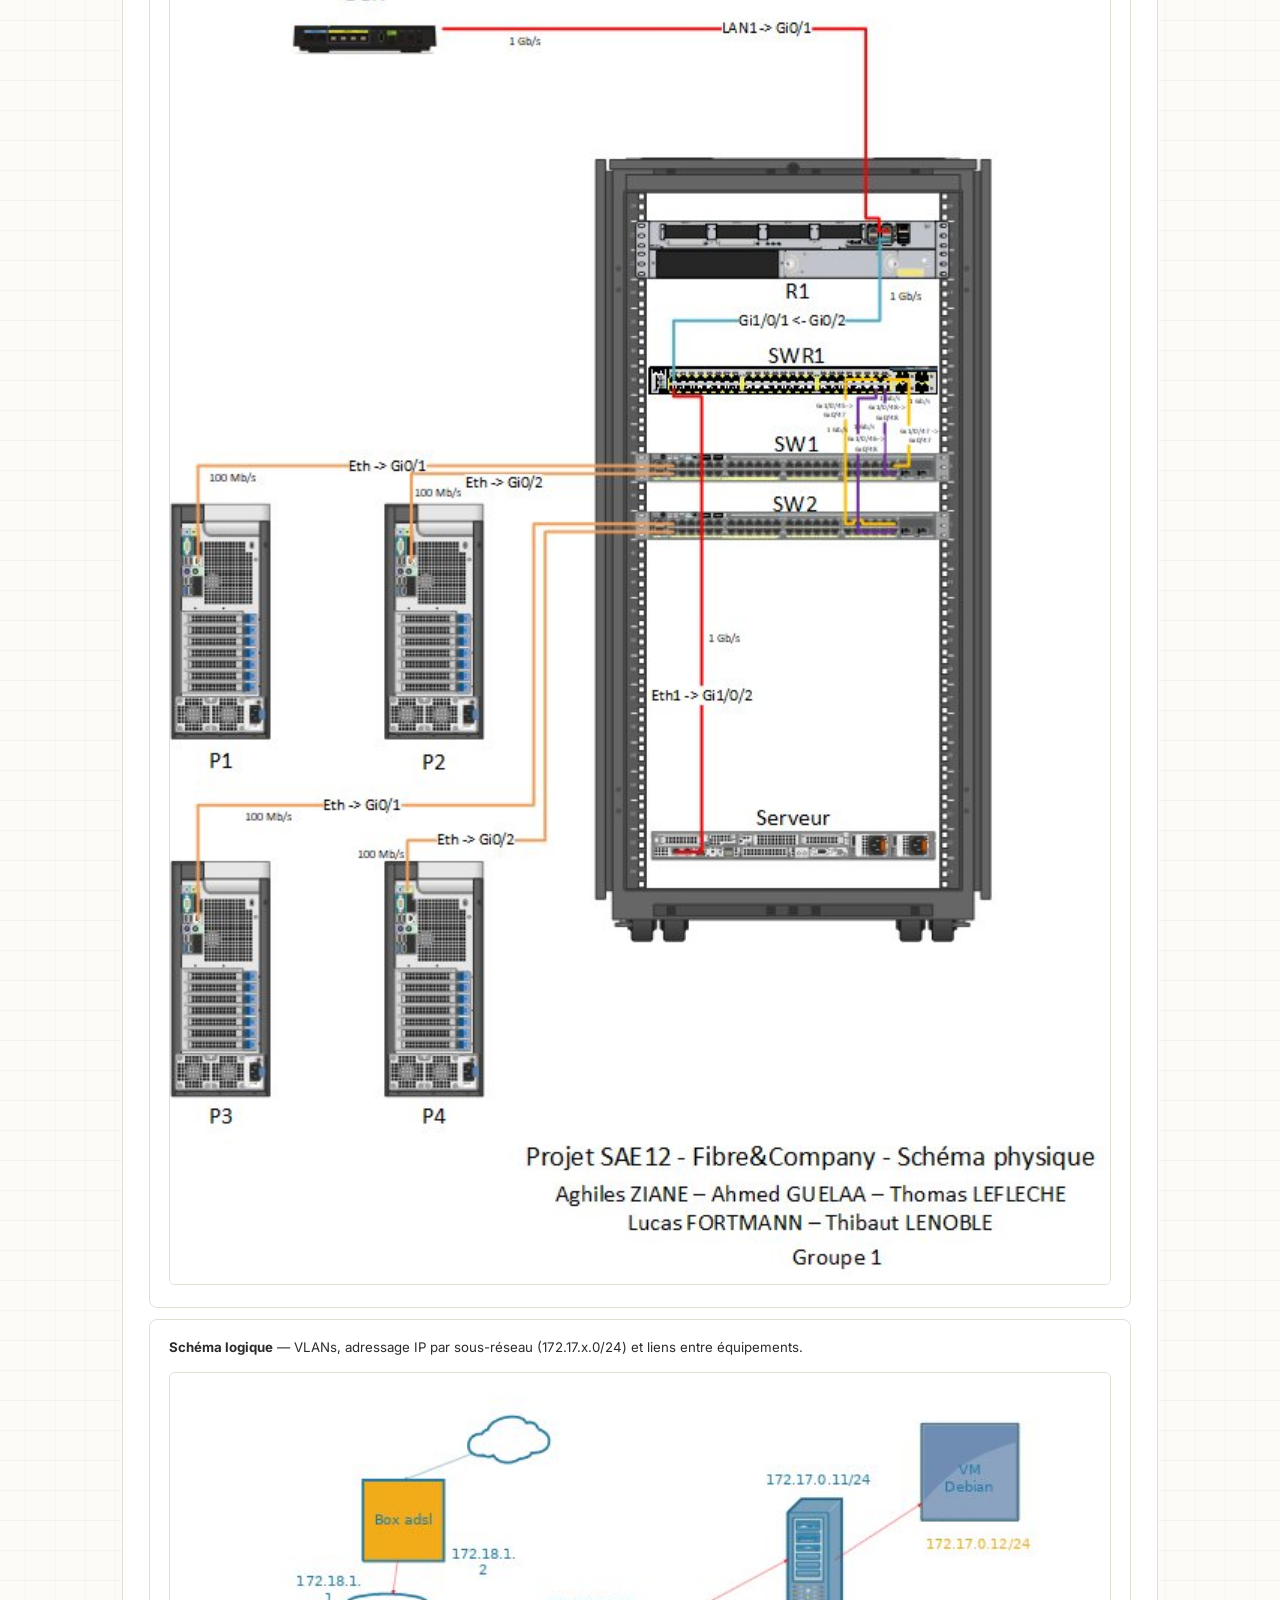
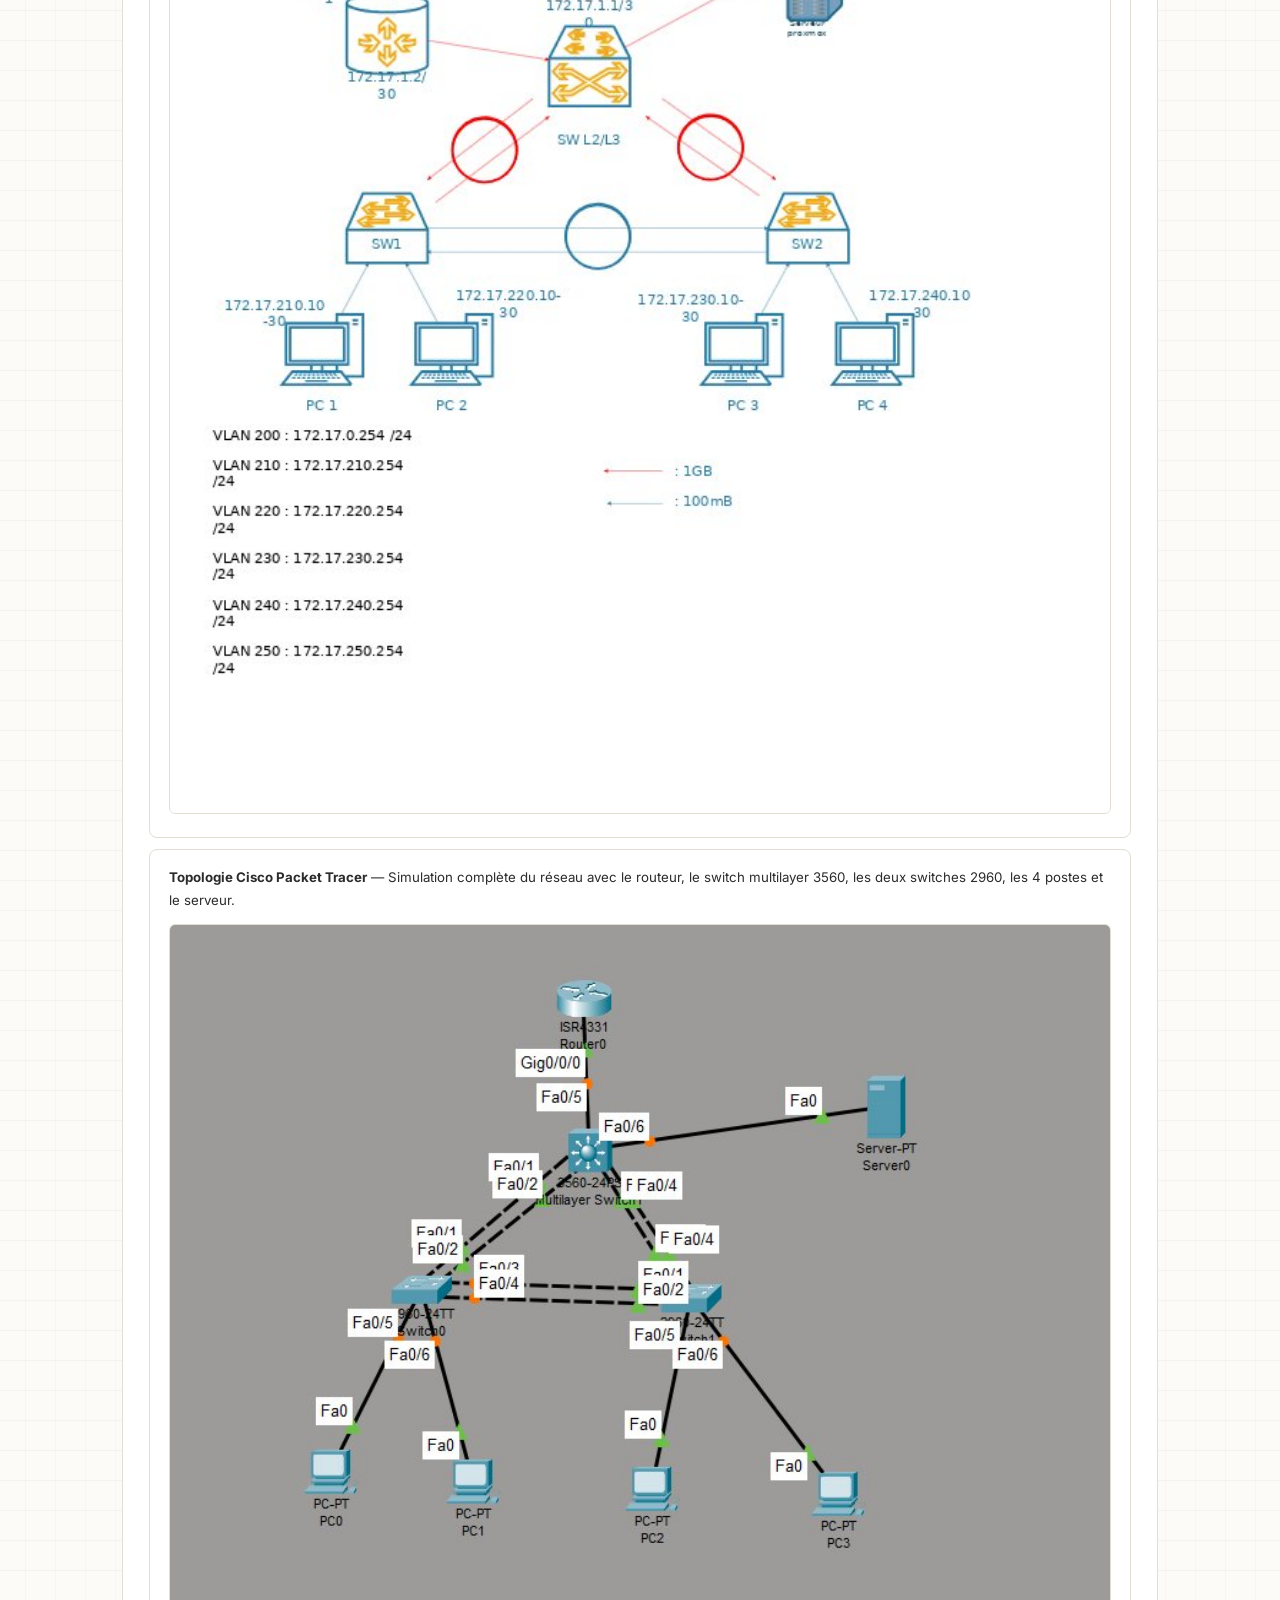
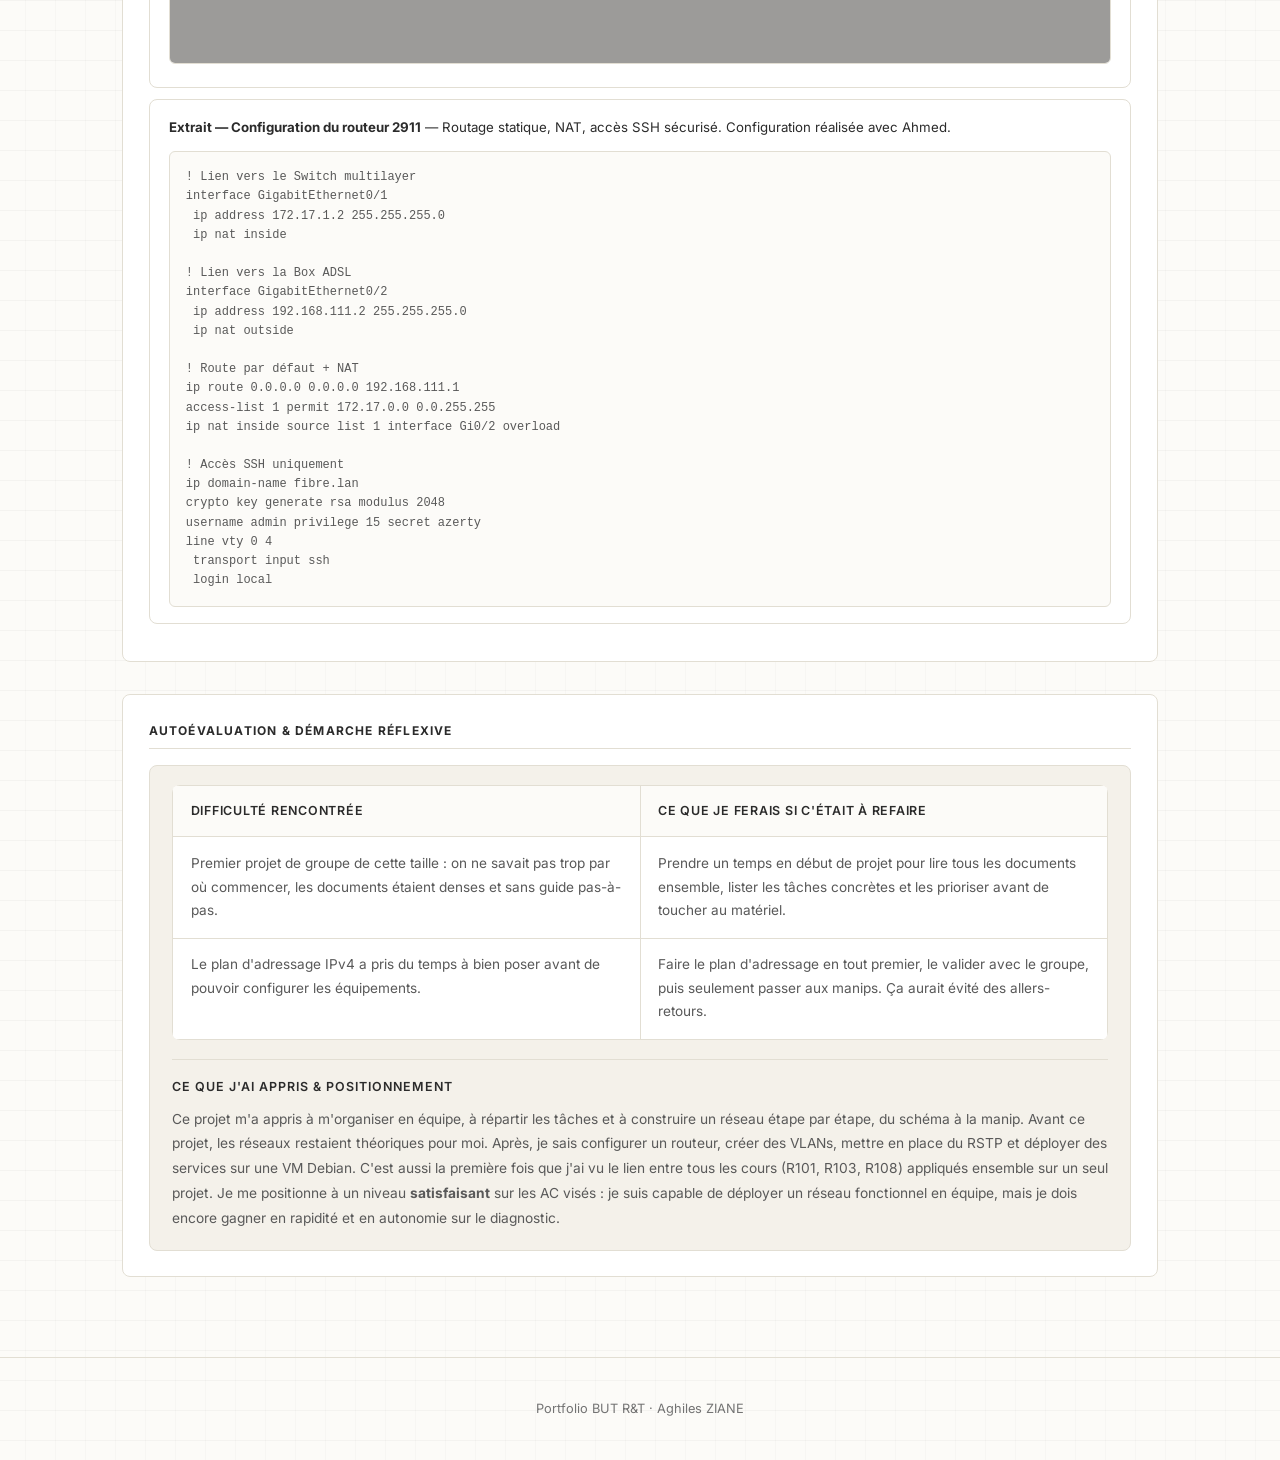
<file: SAE1/sae102.html>
<!DOCTYPE html>
<html lang="fr">
<head>
  <meta charset="UTF-8">
  <meta name="viewport" content="width=device-width, initial-scale=1.0">
  <title>SAÉ 1.02 — Réseaux Informatiques</title>
  <link rel="stylesheet" href="../style.css">
  <style>
    .sae-header { padding: 2rem; margin-bottom: 2.5rem; display: flex; align-items: center; gap: 1.5rem; border-radius: var(--radius); background: var(--surface); border: 1px solid var(--border); }
    .sae-badge { font-size: 1.8rem; font-weight: 800; width: 70px; height: 70px; border-radius: 12px; display: flex; align-items: center; justify-content: center; background: var(--bg); border: 1px solid var(--border); }
    .sae-title { font-size: 1.4rem; font-weight: 800; }
    .sae-desc { color: var(--text-dim); font-size: .85rem; margin-top: .3rem; }
    .section-block { margin-bottom: 2rem; background: var(--card); border: 1px solid var(--border); padding: 1.6rem; border-radius: var(--radius); }
    .section-block h4 { font-size: .75rem; text-transform: uppercase; letter-spacing: .1em; margin-bottom: 1rem; border-bottom: 1px solid var(--border); padding-bottom: .4rem; color: var(--text); }
    .section-block p, .section-block li { font-size: .86rem; color: var(--text-dim); line-height: 1.8; }
    .ac-grid { display: grid; grid-template-columns: repeat(auto-fill, minmax(260px, 1fr)); gap: .8rem; margin-top: .8rem; }
    .ac-item { padding: .8rem 1rem; font-size: .8rem; border-radius: 8px; background: var(--bg); border: 1px solid var(--border); }
    .ac-code { font-weight: 700; margin-bottom: .3rem; color: var(--text); }
    .trace-box { border: 1px dashed var(--border); border-radius: 8px; padding: 1rem 1.2rem; margin-bottom: .7rem; font-size: .83rem; background: var(--bg); }
    .auto-eval-box { background: var(--surface); padding: 1.2rem 1.4rem; border-radius: 8px; border: 1px solid var(--border); }
    ul { padding-left: 1.2rem; }
  </style>
</head>
<body>

<nav>
  <a class="nav-logo" href="../index.html">Port<span>folio</span> R&T</a>
  <ul>
    <li><a href="../index.html">Accueil</a></li>
    <li><a href="../presentation.html">Profil</a></li>
    <li class="dropdown">
      <a href="#" class="dropbtn active">Mes Projets ▾</a>
      <div class="dropdown-content">
        <a href="sae101.html">Hygiène Informatique</a>
        <a href="sae102.html">Réseaux Informatiques</a>
        <a href="sae103.html">Dispositif de Transmission</a>
        <a href="sae104.html">Site Personnel</a>
        <a href="sae105.html">Traitement de Données</a>
      </div>
    </li>
    <li><a href="../bilan.html">Bilans</a></li>
  </ul>
</nav>

<div class="page">
  <div class="section">
    <div class="sae-header fade-up">
      <div class="sae-badge">1.02</div>
      <div>
        <div class="sae-title">SAÉ 1.02 – S'initier aux réseaux informatiques</div>
        <div class="sae-desc">BUT R&T · Semestre 1 · Groupe : Aghiles, Thomas, Thibaut, Lucas, Ahmed</div>
      </div>
    </div>

    <div class="section-block fade-up delay-1">
      <h4>Contexte & Objectifs</h4>
      <p>Le scénario : on est recruté dans une entreprise fictive, Fibre&Company, qui doit doubler ses effectifs. Son réseau actuel est trop basique et pas sécurisé. Notre mission était de concevoir et déployer un nouveau réseau LAN complet avec des VLANs, des commutateurs Cisco (2960X et 3560), un routeur 2911, une VM Debian avec des services (web, FTP, DNS, TFTP) et des mesures de sécurité (SSH, VLAN parking, désactivation telnet/HTTP).</p>
      <p>C'était notre premier vrai projet de groupe en réseau. On avait les documents du projet mais pas de guide étape par étape : il fallait comprendre ce qu'on attendait de nous et s'organiser par nous-mêmes.</p>
    </div>

    <div class="section-block fade-up delay-1">
      <h4>Apprentissages Critiques (AC) concernés</h4>
      <div class="ac-grid">
        <div class="ac-item"><div class="ac-code">AC11.01</div>Maîtriser les lois fondamentales de l'électricité — mise en pratique à travers le câblage physique de la baie et les connexions entre les équipements.</div>
        <div class="ac-item"><div class="ac-code">AC11.02</div>Comprendre l'architecture des systèmes numériques — conception du plan d'adressage IPv4 et des schémas réseau (physique et logique).</div>
        <div class="ac-item"><div class="ac-code">AC11.03</div>Configurer les fonctions de base du réseau local — configuration des VLANs, du RSTP, de l'agrégation de liens et du routage inter-VLAN sur les commutateurs Cisco.</div>
        <div class="ac-item"><div class="ac-code">AC11.05</div>Identifier les dysfonctionnements réseau — tests de connectivité, vérification des configurations et débogage en cas de problème.</div>
        <div class="ac-item"><div class="ac-code">AC11.04</div>Maîtriser les principes des systèmes d'exploitation — installation et configuration d'une VM Debian (services web, FTP, DNS, TFTP) et manipulation du système Linux.</div>
        <div class="ac-item"><div class="ac-code">AC11.06</div>Installer un poste client — configuration des postes utilisateurs avec adressage IP via DHCP et tests de connectivité vers les services déployés.</div>
      </div>
    </div>

    <div class="section-block fade-up delay-2">
      <h4>Tâches réalisées (Contribution personnelle)</h4>
      <ul>
        <li>Réalisation du schéma physique du réseau (baie, routeur, switches, serveur, postes).</li>
        <li>Configuration du routeur 2911 avec Ahmed : routage statique vers la box, NAT, accès SSH, sécurisation (mot de passe chiffré, bannière, désactivation telnet).</li>
        <li>Mise en place des services sur la VM Debian avec Ahmed : serveur web, FTP, DNS cache, TFTP.</li>
        <li>Participation au plan d'adressage IPv4 (plage 172.17.x.x, un sous-réseau par VLAN avec masque calculé pour 150 machines).</li>
        <li>Participation aux tests finaux et au TP noté (déploiement du réseau préparé à l'avance en 30 min).</li>
      </ul>
      <div class="difficulties-block">
        <h5>Difficultés rencontrées</h5>
        <ul>
          <li>C'était notre tout premier projet de groupe de cette envergure. On a eu du mal au début à comprendre ce qu'on attendait de nous : on avait les documents, mais pas d'instructions étape par étape.</li>
          <li>Le plan d'adressage IPv4 a pris du temps à organiser proprement avant de passer aux manips.</li>
          <li>Le TP noté était stressant : les consignes étaient difficiles à comprendre, mais on a réussi la plupart des tâches demandées.</li>
        </ul>
      </div>
    </div>

    <div class="section-block fade-up delay-2">
      <h4>Résultats obtenus / Preuves et traces</h4>

      <div class="trace-box">
        <strong>Schéma physique du réseau (réalisé par moi)</strong> — Architecture complète : box, routeur R1, switch multilayer SWR1, switches SW1/SW2, serveur Proxmox et 4 postes. Ce schéma a servi de référence au groupe pendant tout le projet.
        <img src="../img/sae102-schema-physique.png" alt="Schéma physique du réseau Fibre&Company" style="width:100%; margin-top:.8rem; border-radius:6px; border:1px solid var(--border);">
      </div>

      <div class="trace-box">
        <strong>Schéma logique</strong> — VLANs, adressage IP par sous-réseau (172.17.x.0/24) et liens entre équipements.
        <img src="../img/sae102-schema-logique.png" alt="Schéma logique avec VLANs et adressage IP" style="width:100%; margin-top:.8rem; border-radius:6px; border:1px solid var(--border);">
      </div>

      <div class="trace-box">
        <strong>Topologie Cisco Packet Tracer</strong> — Simulation complète du réseau avec le routeur, le switch multilayer 3560, les deux switches 2960, les 4 postes et le serveur.
        <img src="../img/sae102-packet-tracer.png" alt="Topologie Cisco Packet Tracer" style="width:100%; margin-top:.8rem; border-radius:6px; border:1px solid var(--border);">
      </div>

      <div class="trace-box">
        <strong>Extrait — Configuration du routeur 2911</strong> — Routage statique, NAT, accès SSH sécurisé. Configuration réalisée avec Ahmed.
        <pre style="margin-top:.8rem; padding:1rem; background:var(--bg); border:1px solid var(--border); border-radius:6px; font-size:.75rem; line-height:1.6; overflow-x:auto; color:var(--text-dim);">! Lien vers le Switch multilayer
interface GigabitEthernet0/1
 ip address 172.17.1.2 255.255.255.0
 ip nat inside

! Lien vers la Box ADSL
interface GigabitEthernet0/2
 ip address 192.168.111.2 255.255.255.0
 ip nat outside

! Route par défaut + NAT
ip route 0.0.0.0 0.0.0.0 192.168.111.1
access-list 1 permit 172.17.0.0 0.0.255.255
ip nat inside source list 1 interface Gi0/2 overload

! Accès SSH uniquement
ip domain-name fibre.lan
crypto key generate rsa modulus 2048
username admin privilege 15 secret azerty
line vty 0 4
 transport input ssh
 login local</pre>
      </div>

    </div>

    <div class="section-block fade-up delay-3">
      <h4>Autoévaluation & Démarche réflexive</h4>
      <div class="auto-eval-box">
        <table class="reflexion-table">
          <thead>
            <tr>
              <th>Difficulté rencontrée</th>
              <th>Ce que je ferais si c'était à refaire</th>
            </tr>
          </thead>
          <tbody>
            <tr>
              <td>Premier projet de groupe de cette taille : on ne savait pas trop par où commencer, les documents étaient denses et sans guide pas-à-pas.</td>
              <td>Prendre un temps en début de projet pour lire tous les documents ensemble, lister les tâches concrètes et les prioriser avant de toucher au matériel.</td>
            </tr>
            <tr>
              <td>Le plan d'adressage IPv4 a pris du temps à bien poser avant de pouvoir configurer les équipements.</td>
              <td>Faire le plan d'adressage en tout premier, le valider avec le groupe, puis seulement passer aux manips. Ça aurait évité des allers-retours.</td>
            </tr>
          </tbody>
        </table>
        <div class="learnings-block">
          <h5>Ce que j'ai appris & positionnement</h5>
          <p>Ce projet m'a appris à m'organiser en équipe, à répartir les tâches et à construire un réseau étape par étape, du schéma à la manip. Avant ce projet, les réseaux restaient théoriques pour moi. Après, je sais configurer un routeur, créer des VLANs, mettre en place du RSTP et déployer des services sur une VM Debian. C'est aussi la première fois que j'ai vu le lien entre tous les cours (R101, R103, R108) appliqués ensemble sur un seul projet. Je me positionne à un niveau <strong>satisfaisant</strong> sur les AC visés : je suis capable de déployer un réseau fonctionnel en équipe, mais je dois encore gagner en rapidité et en autonomie sur le diagnostic.</p>
        </div>
      </div>
    </div>
  </div>
</div>

<footer><p>Portfolio BUT R&T · Aghiles ZIANE</p></footer>
</body>
</html>
</file>
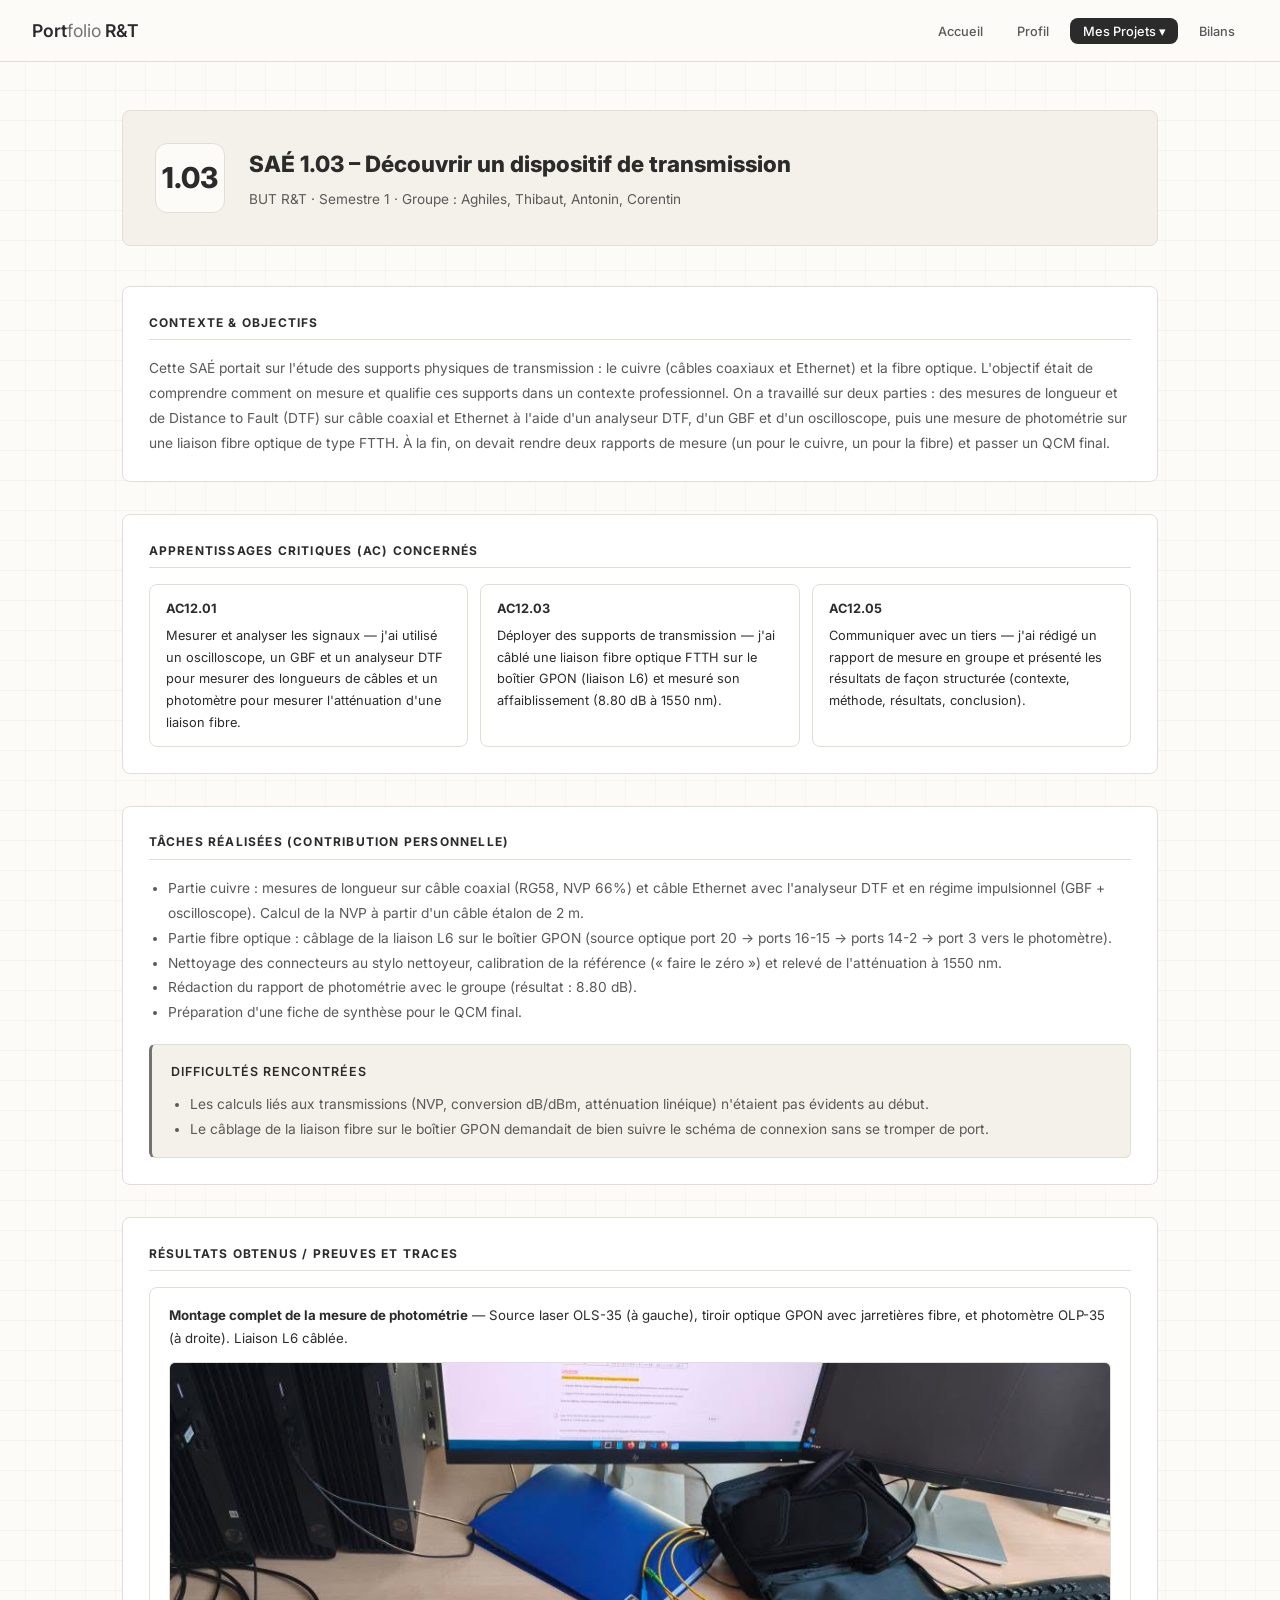
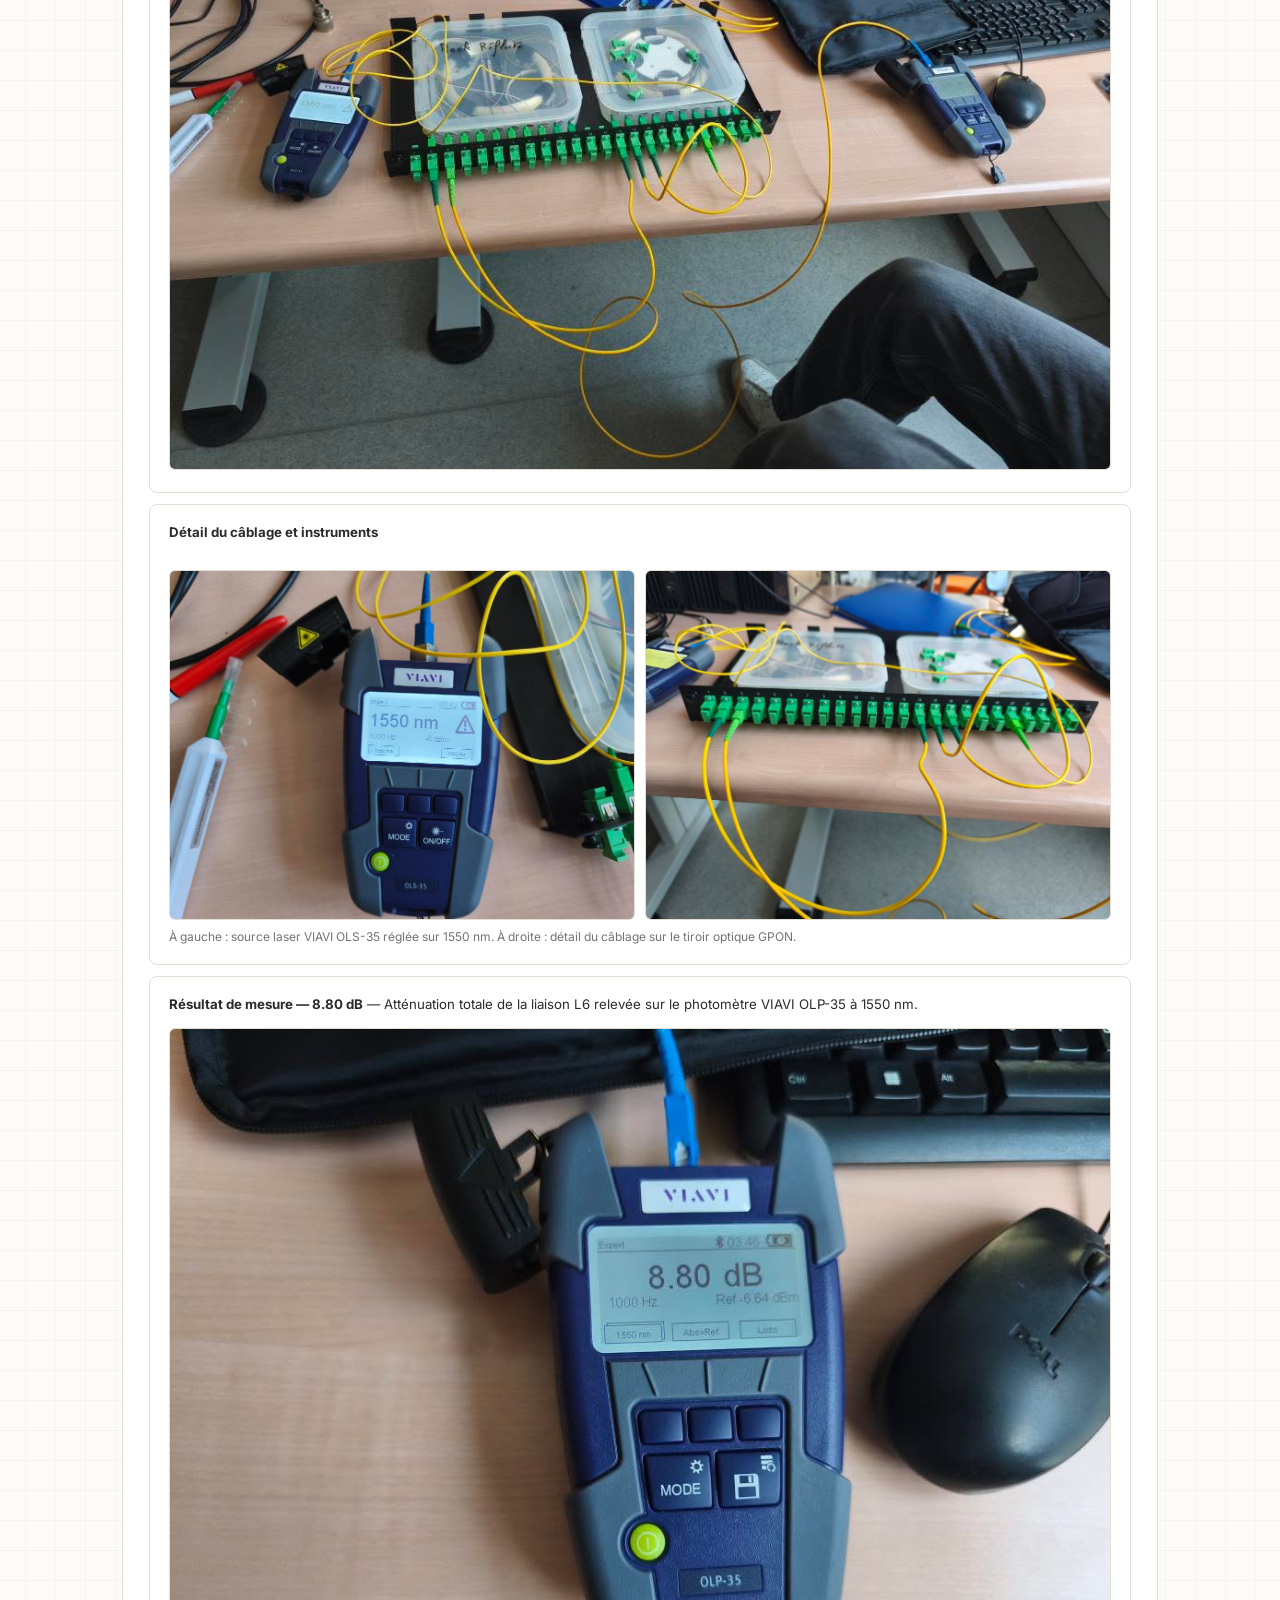
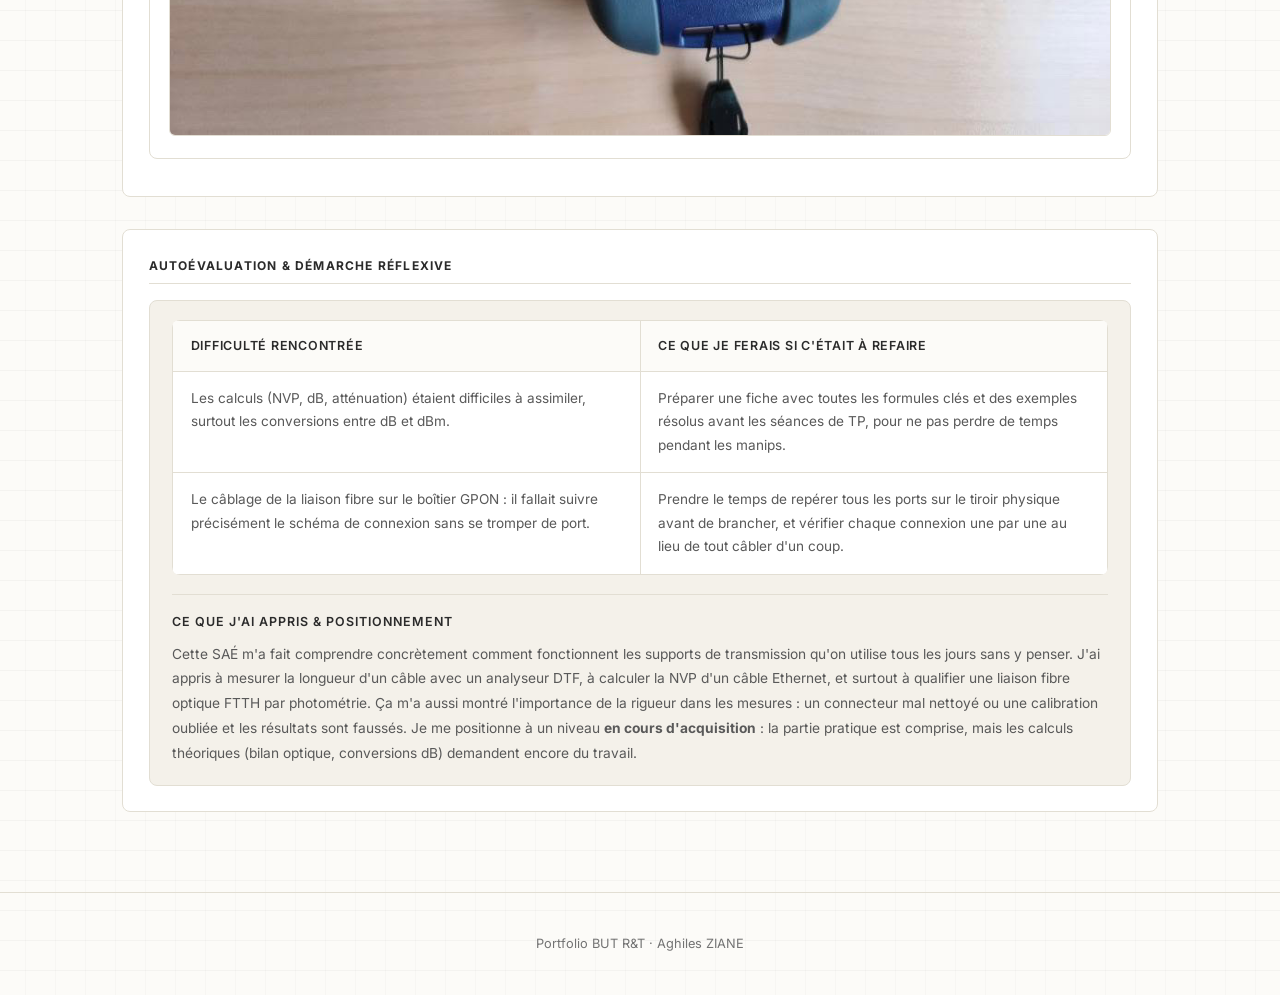
<file: SAE1/sae103.html>
<!DOCTYPE html>
<html lang="fr">
<head>
  <meta charset="UTF-8">
  <meta name="viewport" content="width=device-width, initial-scale=1.0">
  <title>SAÉ 1.03 — Dispositif de Transmission</title>
  <link rel="stylesheet" href="../style.css">
  <style>
    .sae-header { padding: 2rem; margin-bottom: 2.5rem; display: flex; align-items: center; gap: 1.5rem; border-radius: var(--radius); background: var(--surface); border: 1px solid var(--border); }
    .sae-badge { font-size: 1.8rem; font-weight: 800; width: 70px; height: 70px; border-radius: 12px; display: flex; align-items: center; justify-content: center; background: var(--bg); border: 1px solid var(--border); }
    .sae-title { font-size: 1.4rem; font-weight: 800; }
    .sae-desc { color: var(--text-dim); font-size: .85rem; margin-top: .3rem; }
    .section-block { margin-bottom: 2rem; background: var(--card); border: 1px solid var(--border); padding: 1.6rem; border-radius: var(--radius); }
    .section-block h4 { font-size: .75rem; text-transform: uppercase; letter-spacing: .1em; margin-bottom: 1rem; border-bottom: 1px solid var(--border); padding-bottom: .4rem; color: var(--text); }
    .section-block p, .section-block li { font-size: .86rem; color: var(--text-dim); line-height: 1.8; }
    .ac-grid { display: grid; grid-template-columns: repeat(auto-fill, minmax(260px, 1fr)); gap: .8rem; margin-top: .8rem; }
    .ac-item { padding: .8rem 1rem; font-size: .8rem; border-radius: 8px; background: var(--bg); border: 1px solid var(--border); }
    .ac-code { font-weight: 700; margin-bottom: .3rem; color: var(--text); }
    .trace-box { border: 1px dashed var(--border); border-radius: 8px; padding: 1rem 1.2rem; margin-bottom: .7rem; font-size: .83rem; background: var(--bg); }
    .trace-box img { width: 100%; margin-top: .8rem; border-radius: 6px; border: 1px solid var(--border); }
    .img-grid { display: grid; grid-template-columns: 1fr 1fr; gap: .6rem; margin-top: .8rem; }
    .img-grid img { width: 100%; border-radius: 6px; border: 1px solid var(--border); }
    .auto-eval-box { background: var(--surface); padding: 1.2rem 1.4rem; border-radius: 8px; border: 1px solid var(--border); }
    ul { padding-left: 1.2rem; }
  </style>
</head>
<body>

<nav>
  <a class="nav-logo" href="../index.html">Port<span>folio</span> R&T</a>
  <ul>
    <li><a href="../index.html">Accueil</a></li>
    <li><a href="../presentation.html">Profil</a></li>
    <li class="dropdown">
      <a href="#" class="dropbtn active">Mes Projets ▾</a>
      <div class="dropdown-content">
        <a href="sae101.html">Hygiène Informatique</a>
        <a href="sae102.html">Réseaux Informatiques</a>
        <a href="sae103.html">Dispositif de Transmission</a>
        <a href="sae104.html">Site Personnel</a>
        <a href="sae105.html">Traitement de Données</a>
      </div>
    </li>
    <li><a href="../bilan.html">Bilans</a></li>
  </ul>
</nav>

<div class="page">
  <div class="section">
    <div class="sae-header fade-up">
      <div class="sae-badge">1.03</div>
      <div>
        <div class="sae-title">SAÉ 1.03 – Découvrir un dispositif de transmission</div>
        <div class="sae-desc">BUT R&T · Semestre 1 · Groupe : Aghiles, Thibaut, Antonin, Corentin</div>
      </div>
    </div>

    <div class="section-block fade-up delay-1">
      <h4>Contexte & Objectifs</h4>
      <p>Cette SAÉ portait sur l'étude des supports physiques de transmission : le cuivre (câbles coaxiaux et Ethernet) et la fibre optique. L'objectif était de comprendre comment on mesure et qualifie ces supports dans un contexte professionnel. On a travaillé sur deux parties : des mesures de longueur et de Distance to Fault (DTF) sur câble coaxial et Ethernet à l'aide d'un analyseur DTF, d'un GBF et d'un oscilloscope, puis une mesure de photométrie sur une liaison fibre optique de type FTTH. À la fin, on devait rendre deux rapports de mesure (un pour le cuivre, un pour la fibre) et passer un QCM final.</p>
    </div>

    <div class="section-block fade-up delay-1">
      <h4>Apprentissages Critiques (AC) concernés</h4>
      <div class="ac-grid">
        <div class="ac-item"><div class="ac-code">AC12.01</div>Mesurer et analyser les signaux — j'ai utilisé un oscilloscope, un GBF et un analyseur DTF pour mesurer des longueurs de câbles et un photomètre pour mesurer l'atténuation d'une liaison fibre.</div>
        <div class="ac-item"><div class="ac-code">AC12.03</div>Déployer des supports de transmission — j'ai câblé une liaison fibre optique FTTH sur le boîtier GPON (liaison L6) et mesuré son affaiblissement (8.80 dB à 1550 nm).</div>
        <div class="ac-item"><div class="ac-code">AC12.05</div>Communiquer avec un tiers — j'ai rédigé un rapport de mesure en groupe et présenté les résultats de façon structurée (contexte, méthode, résultats, conclusion).</div>
      </div>
    </div>

    <div class="section-block fade-up delay-2">
      <h4>Tâches réalisées (Contribution personnelle)</h4>
      <ul>
        <li>Partie cuivre : mesures de longueur sur câble coaxial (RG58, NVP 66%) et câble Ethernet avec l'analyseur DTF et en régime impulsionnel (GBF + oscilloscope). Calcul de la NVP à partir d'un câble étalon de 2 m.</li>
        <li>Partie fibre optique : câblage de la liaison L6 sur le boîtier GPON (source optique port 20 → ports 16-15 → ports 14-2 → port 3 vers le photomètre).</li>
        <li>Nettoyage des connecteurs au stylo nettoyeur, calibration de la référence (« faire le zéro ») et relevé de l'atténuation à 1550 nm.</li>
        <li>Rédaction du rapport de photométrie avec le groupe (résultat : 8.80 dB).</li>
        <li>Préparation d'une fiche de synthèse pour le QCM final.</li>
      </ul>
      <div class="difficulties-block">
        <h5>Difficultés rencontrées</h5>
        <ul>
          <li>Les calculs liés aux transmissions (NVP, conversion dB/dBm, atténuation linéique) n'étaient pas évidents au début.</li>
          <li>Le câblage de la liaison fibre sur le boîtier GPON demandait de bien suivre le schéma de connexion sans se tromper de port.</li>
        </ul>
      </div>
    </div>

    <div class="section-block fade-up delay-2">
      <h4>Résultats obtenus / Preuves et traces</h4>

      <div class="trace-box">
        <strong>Montage complet de la mesure de photométrie</strong> — Source laser OLS-35 (à gauche), tiroir optique GPON avec jarretières fibre, et photomètre OLP-35 (à droite). Liaison L6 câblée.
        <img src="../img/sae103-montage-complet.jpg" alt="Montage complet photométrie fibre optique">
      </div>

      <div class="trace-box">
        <strong>Détail du câblage et instruments</strong>
        <div class="img-grid">
          <img src="../img/sae103-source-laser.jpg" alt="Source laser OLS-35 à 1550 nm">
          <img src="../img/sae103-cablage-gpon.jpg" alt="Câblage liaison L6 sur boîtier GPON">
        </div>
        <p style="font-size:.75rem; color:var(--text-muted); margin-top:.4rem;">À gauche : source laser VIAVI OLS-35 réglée sur 1550 nm. À droite : détail du câblage sur le tiroir optique GPON.</p>
      </div>

      <div class="trace-box">
        <strong>Résultat de mesure — 8.80 dB</strong> — Atténuation totale de la liaison L6 relevée sur le photomètre VIAVI OLP-35 à 1550 nm.
        <img src="../img/sae103-resultat-photometre.jpg" alt="Photomètre affichant 8.80 dB">
      </div>
    </div>

    <div class="section-block fade-up delay-3">
      <h4>Autoévaluation & Démarche réflexive</h4>
      <div class="auto-eval-box">
        <table class="reflexion-table">
          <thead>
            <tr>
              <th>Difficulté rencontrée</th>
              <th>Ce que je ferais si c'était à refaire</th>
            </tr>
          </thead>
          <tbody>
            <tr>
              <td>Les calculs (NVP, dB, atténuation) étaient difficiles à assimiler, surtout les conversions entre dB et dBm.</td>
              <td>Préparer une fiche avec toutes les formules clés et des exemples résolus avant les séances de TP, pour ne pas perdre de temps pendant les manips.</td>
            </tr>
            <tr>
              <td>Le câblage de la liaison fibre sur le boîtier GPON : il fallait suivre précisément le schéma de connexion sans se tromper de port.</td>
              <td>Prendre le temps de repérer tous les ports sur le tiroir physique avant de brancher, et vérifier chaque connexion une par une au lieu de tout câbler d'un coup.</td>
            </tr>
          </tbody>
        </table>
        <div class="learnings-block">
          <h5>Ce que j'ai appris & positionnement</h5>
          <p>Cette SAÉ m'a fait comprendre concrètement comment fonctionnent les supports de transmission qu'on utilise tous les jours sans y penser. J'ai appris à mesurer la longueur d'un câble avec un analyseur DTF, à calculer la NVP d'un câble Ethernet, et surtout à qualifier une liaison fibre optique FTTH par photométrie. Ça m'a aussi montré l'importance de la rigueur dans les mesures : un connecteur mal nettoyé ou une calibration oubliée et les résultats sont faussés. Je me positionne à un niveau <strong>en cours d'acquisition</strong> : la partie pratique est comprise, mais les calculs théoriques (bilan optique, conversions dB) demandent encore du travail.</p>
        </div>
      </div>
    </div>
  </div>
</div>

<footer><p>Portfolio BUT R&T · Aghiles ZIANE</p></footer>
</body>
</html>
</file>
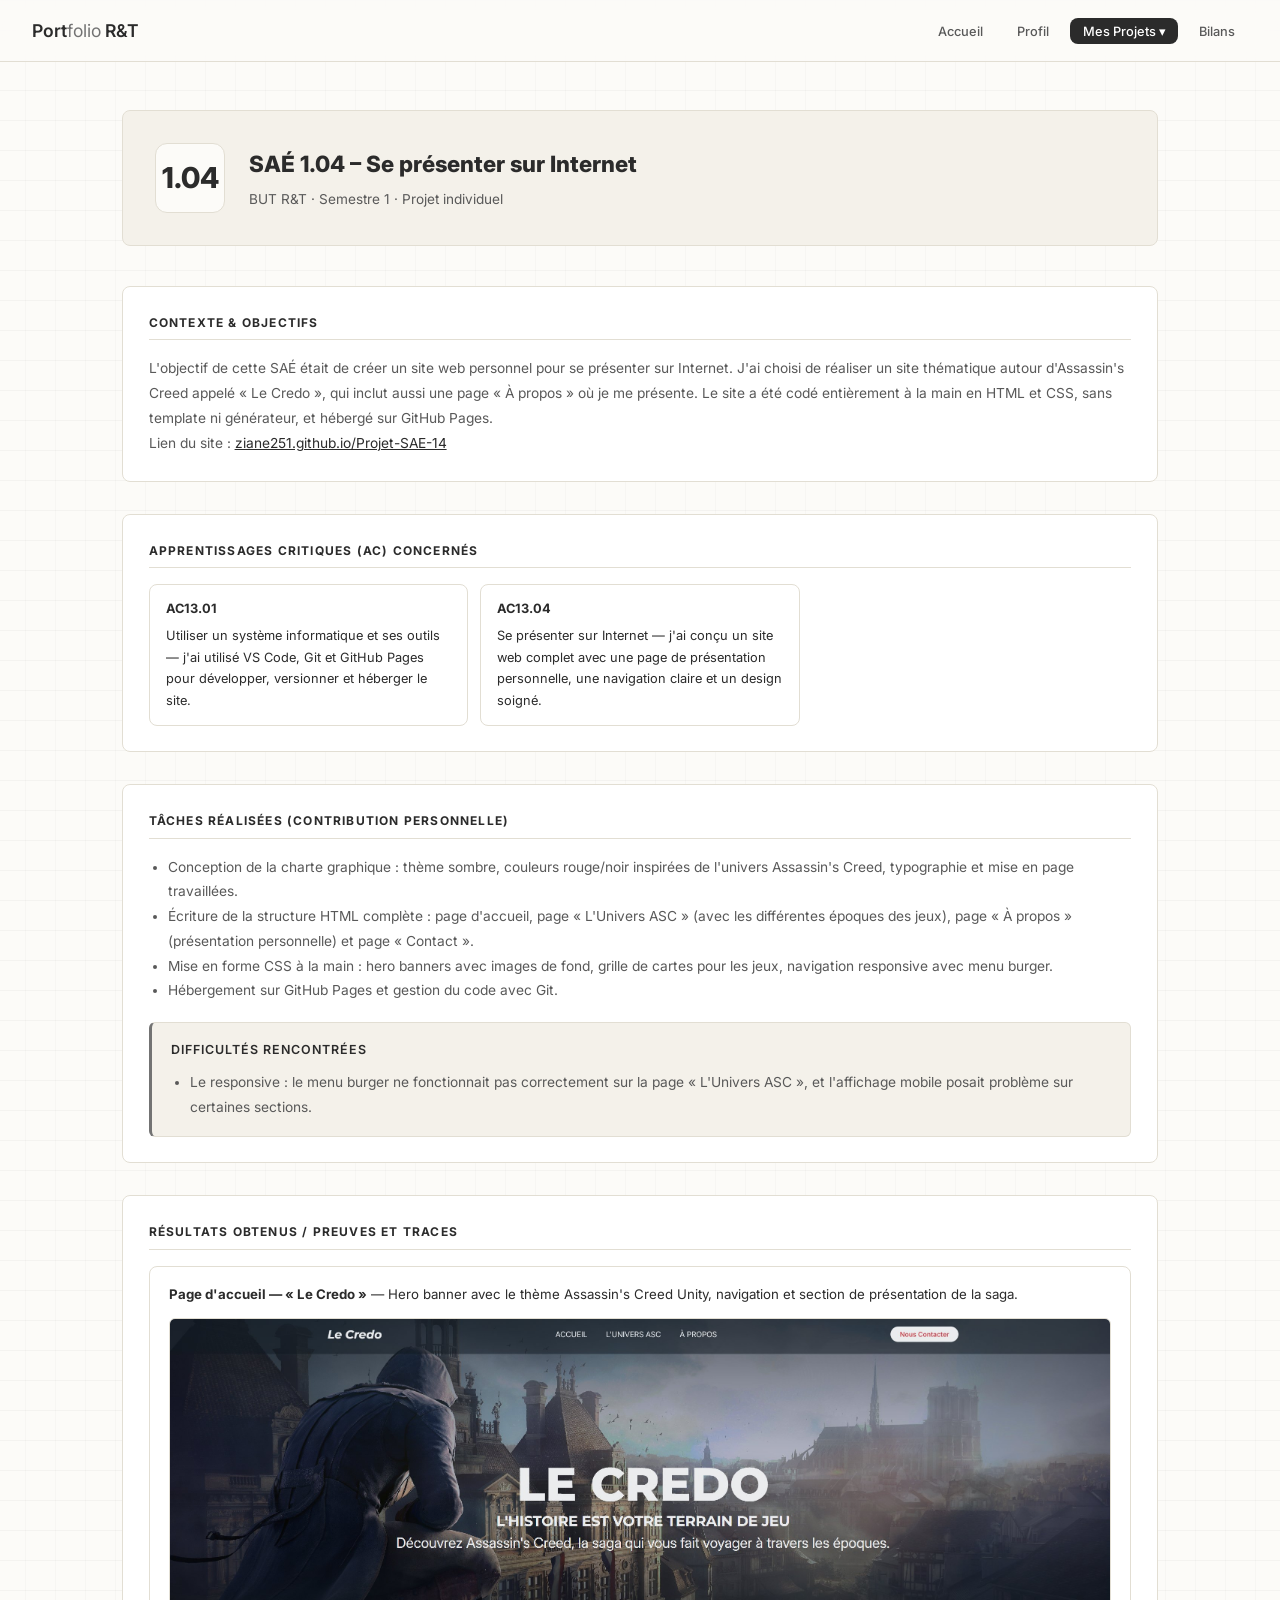
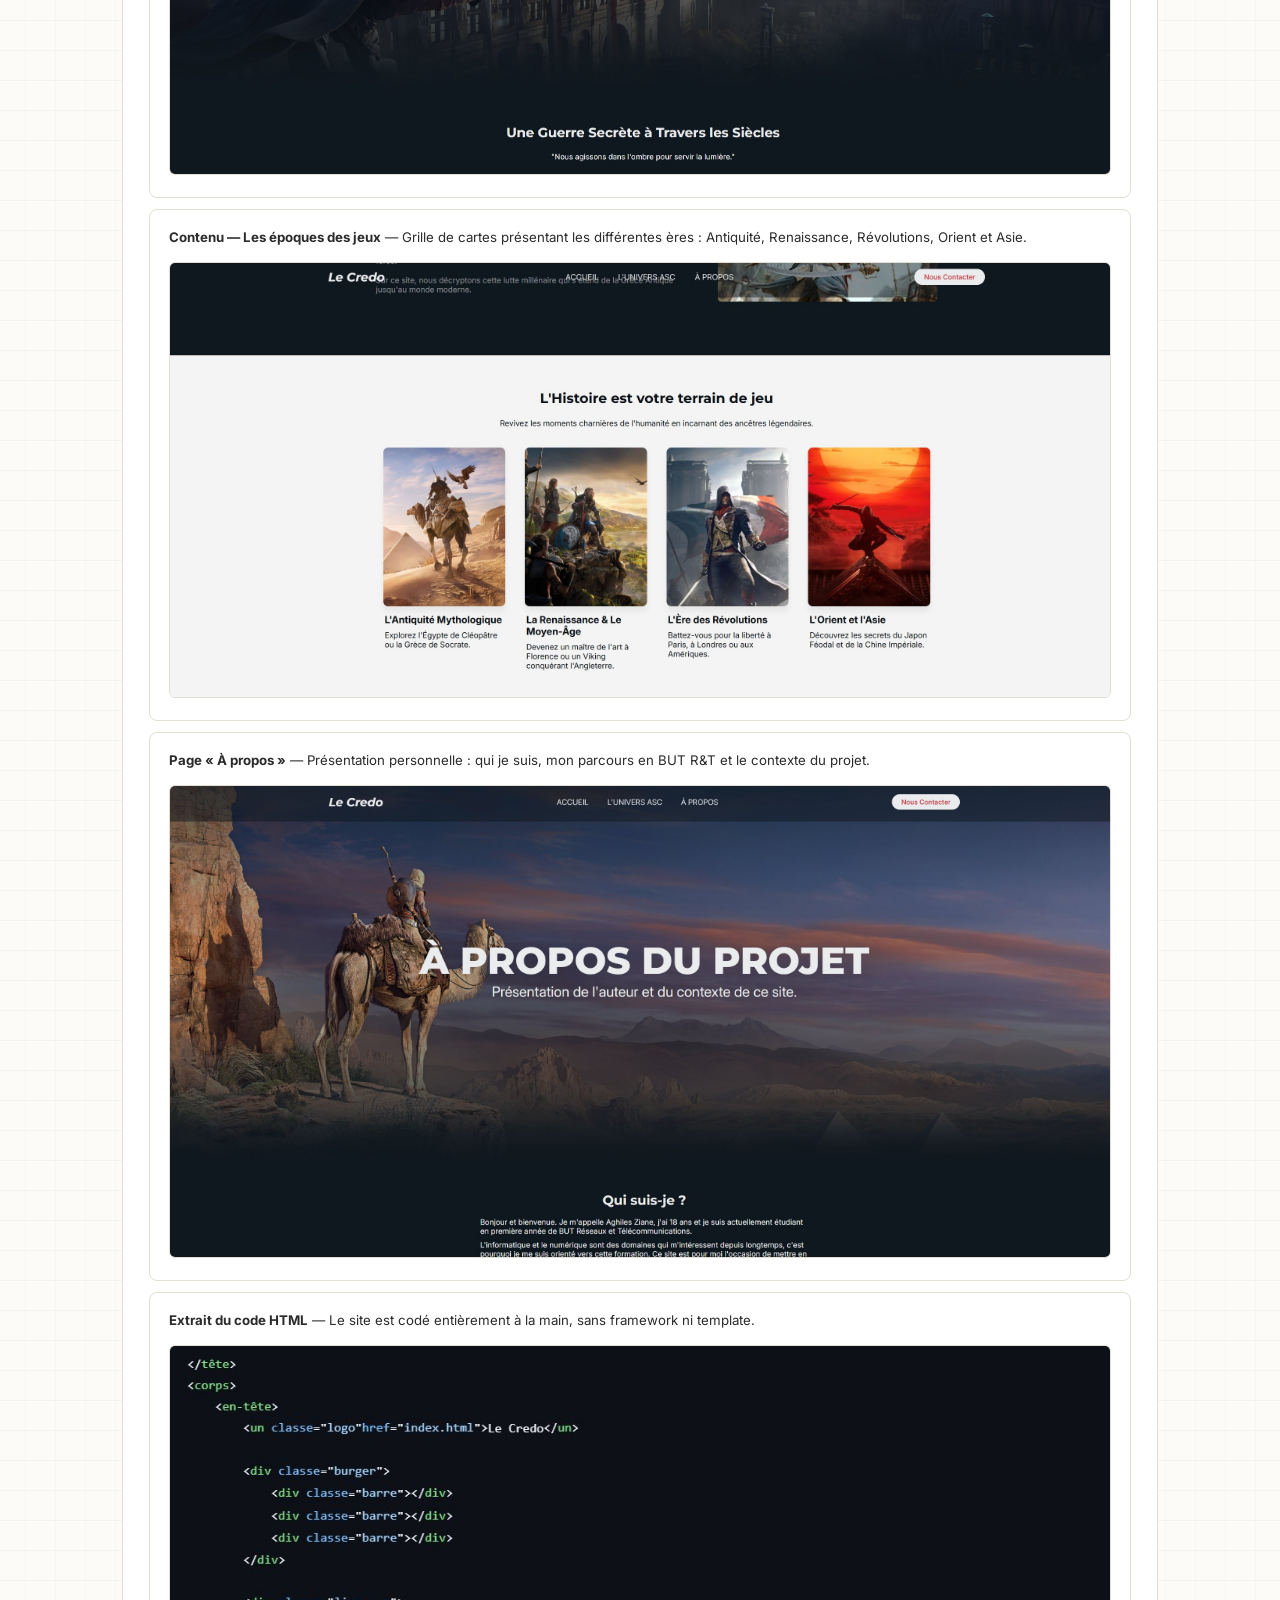
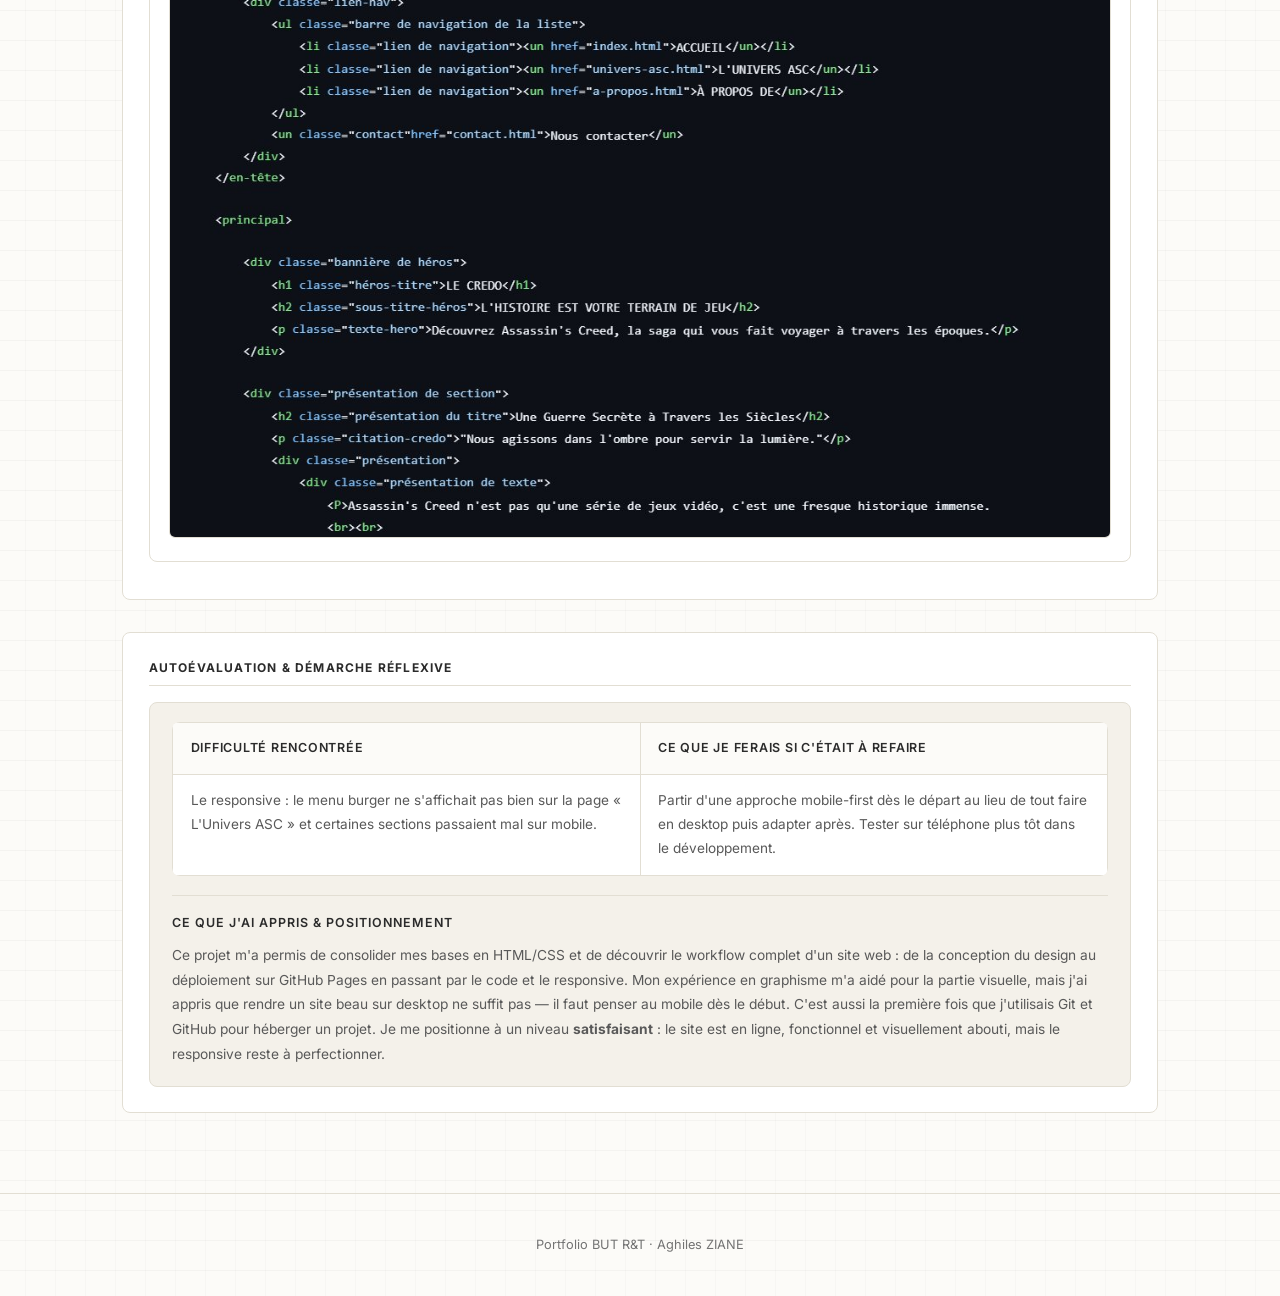
<file: SAE1/sae104.html>
<!DOCTYPE html>
<html lang="fr">
<head>
  <meta charset="UTF-8">
  <meta name="viewport" content="width=device-width, initial-scale=1.0">
  <title>SAÉ 1.04 — Site Personnel</title>
  <link rel="stylesheet" href="../style.css">
  <style>
    .sae-header { padding: 2rem; margin-bottom: 2.5rem; display: flex; align-items: center; gap: 1.5rem; border-radius: var(--radius); background: var(--surface); border: 1px solid var(--border); }
    .sae-badge { font-size: 1.8rem; font-weight: 800; width: 70px; height: 70px; border-radius: 12px; display: flex; align-items: center; justify-content: center; background: var(--bg); border: 1px solid var(--border); }
    .sae-title { font-size: 1.4rem; font-weight: 800; }
    .sae-desc { color: var(--text-dim); font-size: .85rem; margin-top: .3rem; }
    .section-block { margin-bottom: 2rem; background: var(--card); border: 1px solid var(--border); padding: 1.6rem; border-radius: var(--radius); }
    .section-block h4 { font-size: .75rem; text-transform: uppercase; letter-spacing: .1em; margin-bottom: 1rem; border-bottom: 1px solid var(--border); padding-bottom: .4rem; color: var(--text); }
    .section-block p, .section-block li { font-size: .86rem; color: var(--text-dim); line-height: 1.8; }
    .ac-grid { display: grid; grid-template-columns: repeat(auto-fill, minmax(260px, 1fr)); gap: .8rem; margin-top: .8rem; }
    .ac-item { padding: .8rem 1rem; font-size: .8rem; border-radius: 8px; background: var(--bg); border: 1px solid var(--border); }
    .ac-code { font-weight: 700; margin-bottom: .3rem; color: var(--text); }
    .trace-box { border: 1px dashed var(--border); border-radius: 8px; padding: 1rem 1.2rem; margin-bottom: .7rem; font-size: .83rem; background: var(--bg); }
    .trace-box img { width: 100%; margin-top: .8rem; border-radius: 6px; border: 1px solid var(--border); }
    .img-grid { display: grid; grid-template-columns: 1fr 1fr; gap: .6rem; margin-top: .8rem; }
    .img-grid img { width: 100%; border-radius: 6px; border: 1px solid var(--border); }
    .auto-eval-box { background: var(--surface); padding: 1.2rem 1.4rem; border-radius: 8px; border: 1px solid var(--border); }
    ul { padding-left: 1.2rem; }
  </style>
</head>
<body>

<nav>
  <a class="nav-logo" href="../index.html">Port<span>folio</span> R&T</a>
  <ul>
    <li><a href="../index.html">Accueil</a></li>
    <li><a href="../presentation.html">Profil</a></li>
    <li class="dropdown">
      <a href="#" class="dropbtn active">Mes Projets ▾</a>
      <div class="dropdown-content">
        <a href="sae101.html">Hygiène Informatique</a>
        <a href="sae102.html">Réseaux Informatiques</a>
        <a href="sae103.html">Dispositif de Transmission</a>
        <a href="sae104.html">Site Personnel</a>
        <a href="sae105.html">Traitement de Données</a>
      </div>
    </li>
    <li><a href="../bilan.html">Bilans</a></li>
  </ul>
</nav>

<div class="page">
  <div class="section">
    <div class="sae-header fade-up">
      <div class="sae-badge">1.04</div>
      <div>
        <div class="sae-title">SAÉ 1.04 – Se présenter sur Internet</div>
        <div class="sae-desc">BUT R&T · Semestre 1 · Projet individuel</div>
      </div>
    </div>

    <div class="section-block fade-up delay-1">
      <h4>Contexte & Objectifs</h4>
      <p>L'objectif de cette SAÉ était de créer un site web personnel pour se présenter sur Internet. J'ai choisi de réaliser un site thématique autour d'Assassin's Creed appelé « Le Credo », qui inclut aussi une page « À propos » où je me présente. Le site a été codé entièrement à la main en HTML et CSS, sans template ni générateur, et hébergé sur GitHub Pages.</p>
      <p>Lien du site : <a href="https://ziane251.github.io/Projet-SAE-14/" target="_blank" style="color:var(--text); text-decoration:underline;">ziane251.github.io/Projet-SAE-14</a></p>
    </div>

    <div class="section-block fade-up delay-1">
      <h4>Apprentissages Critiques (AC) concernés</h4>
      <div class="ac-grid">
        <div class="ac-item"><div class="ac-code">AC13.01</div>Utiliser un système informatique et ses outils — j'ai utilisé VS Code, Git et GitHub Pages pour développer, versionner et héberger le site.</div>
        <div class="ac-item"><div class="ac-code">AC13.04</div>Se présenter sur Internet — j'ai conçu un site web complet avec une page de présentation personnelle, une navigation claire et un design soigné.</div>
      </div>
    </div>

    <div class="section-block fade-up delay-2">
      <h4>Tâches réalisées (Contribution personnelle)</h4>
      <ul>
        <li>Conception de la charte graphique : thème sombre, couleurs rouge/noir inspirées de l'univers Assassin's Creed, typographie et mise en page travaillées.</li>
        <li>Écriture de la structure HTML complète : page d'accueil, page « L'Univers ASC » (avec les différentes époques des jeux), page « À propos » (présentation personnelle) et page « Contact ».</li>
        <li>Mise en forme CSS à la main : hero banners avec images de fond, grille de cartes pour les jeux, navigation responsive avec menu burger.</li>
        <li>Hébergement sur GitHub Pages et gestion du code avec Git.</li>
      </ul>
      <div class="difficulties-block">
        <h5>Difficultés rencontrées</h5>
        <ul>
          <li>Le responsive : le menu burger ne fonctionnait pas correctement sur la page « L'Univers ASC », et l'affichage mobile posait problème sur certaines sections.</li>
        </ul>
      </div>
    </div>

    <div class="section-block fade-up delay-2">
      <h4>Résultats obtenus / Preuves et traces</h4>

      <div class="trace-box">
        <strong>Page d'accueil — « Le Credo »</strong> — Hero banner avec le thème Assassin's Creed Unity, navigation et section de présentation de la saga.
        <img src="../img/sae104-accueil.png" alt="Page d'accueil Le Credo">
      </div>

      <div class="trace-box">
        <strong>Contenu — Les époques des jeux</strong> — Grille de cartes présentant les différentes ères : Antiquité, Renaissance, Révolutions, Orient et Asie.
        <img src="../img/sae104-contenu.png" alt="Section contenu avec cartes des jeux">
      </div>

      <div class="trace-box">
        <strong>Page « À propos »</strong> — Présentation personnelle : qui je suis, mon parcours en BUT R&T et le contexte du projet.
        <img src="../img/sae104-apropos.png" alt="Page À propos du projet">
      </div>

      <div class="trace-box">
        <strong>Extrait du code HTML</strong> — Le site est codé entièrement à la main, sans framework ni template.
        <img src="../img/sae104-code.png" alt="Extrait du code HTML du site">
      </div>
    </div>

    <div class="section-block fade-up delay-3">
      <h4>Autoévaluation & Démarche réflexive</h4>
      <div class="auto-eval-box">
        <table class="reflexion-table">
          <thead>
            <tr>
              <th>Difficulté rencontrée</th>
              <th>Ce que je ferais si c'était à refaire</th>
            </tr>
          </thead>
          <tbody>
            <tr>
              <td>Le responsive : le menu burger ne s'affichait pas bien sur la page « L'Univers ASC » et certaines sections passaient mal sur mobile.</td>
              <td>Partir d'une approche mobile-first dès le départ au lieu de tout faire en desktop puis adapter après. Tester sur téléphone plus tôt dans le développement.</td>
            </tr>
          </tbody>
        </table>
        <div class="learnings-block">
          <h5>Ce que j'ai appris & positionnement</h5>
          <p>Ce projet m'a permis de consolider mes bases en HTML/CSS et de découvrir le workflow complet d'un site web : de la conception du design au déploiement sur GitHub Pages en passant par le code et le responsive. Mon expérience en graphisme m'a aidé pour la partie visuelle, mais j'ai appris que rendre un site beau sur desktop ne suffit pas — il faut penser au mobile dès le début. C'est aussi la première fois que j'utilisais Git et GitHub pour héberger un projet. Je me positionne à un niveau <strong>satisfaisant</strong> : le site est en ligne, fonctionnel et visuellement abouti, mais le responsive reste à perfectionner.</p>
        </div>
      </div>
    </div>
  </div>
</div>

<footer><p>Portfolio BUT R&T · Aghiles ZIANE</p></footer>
</body>
</html>
</file>
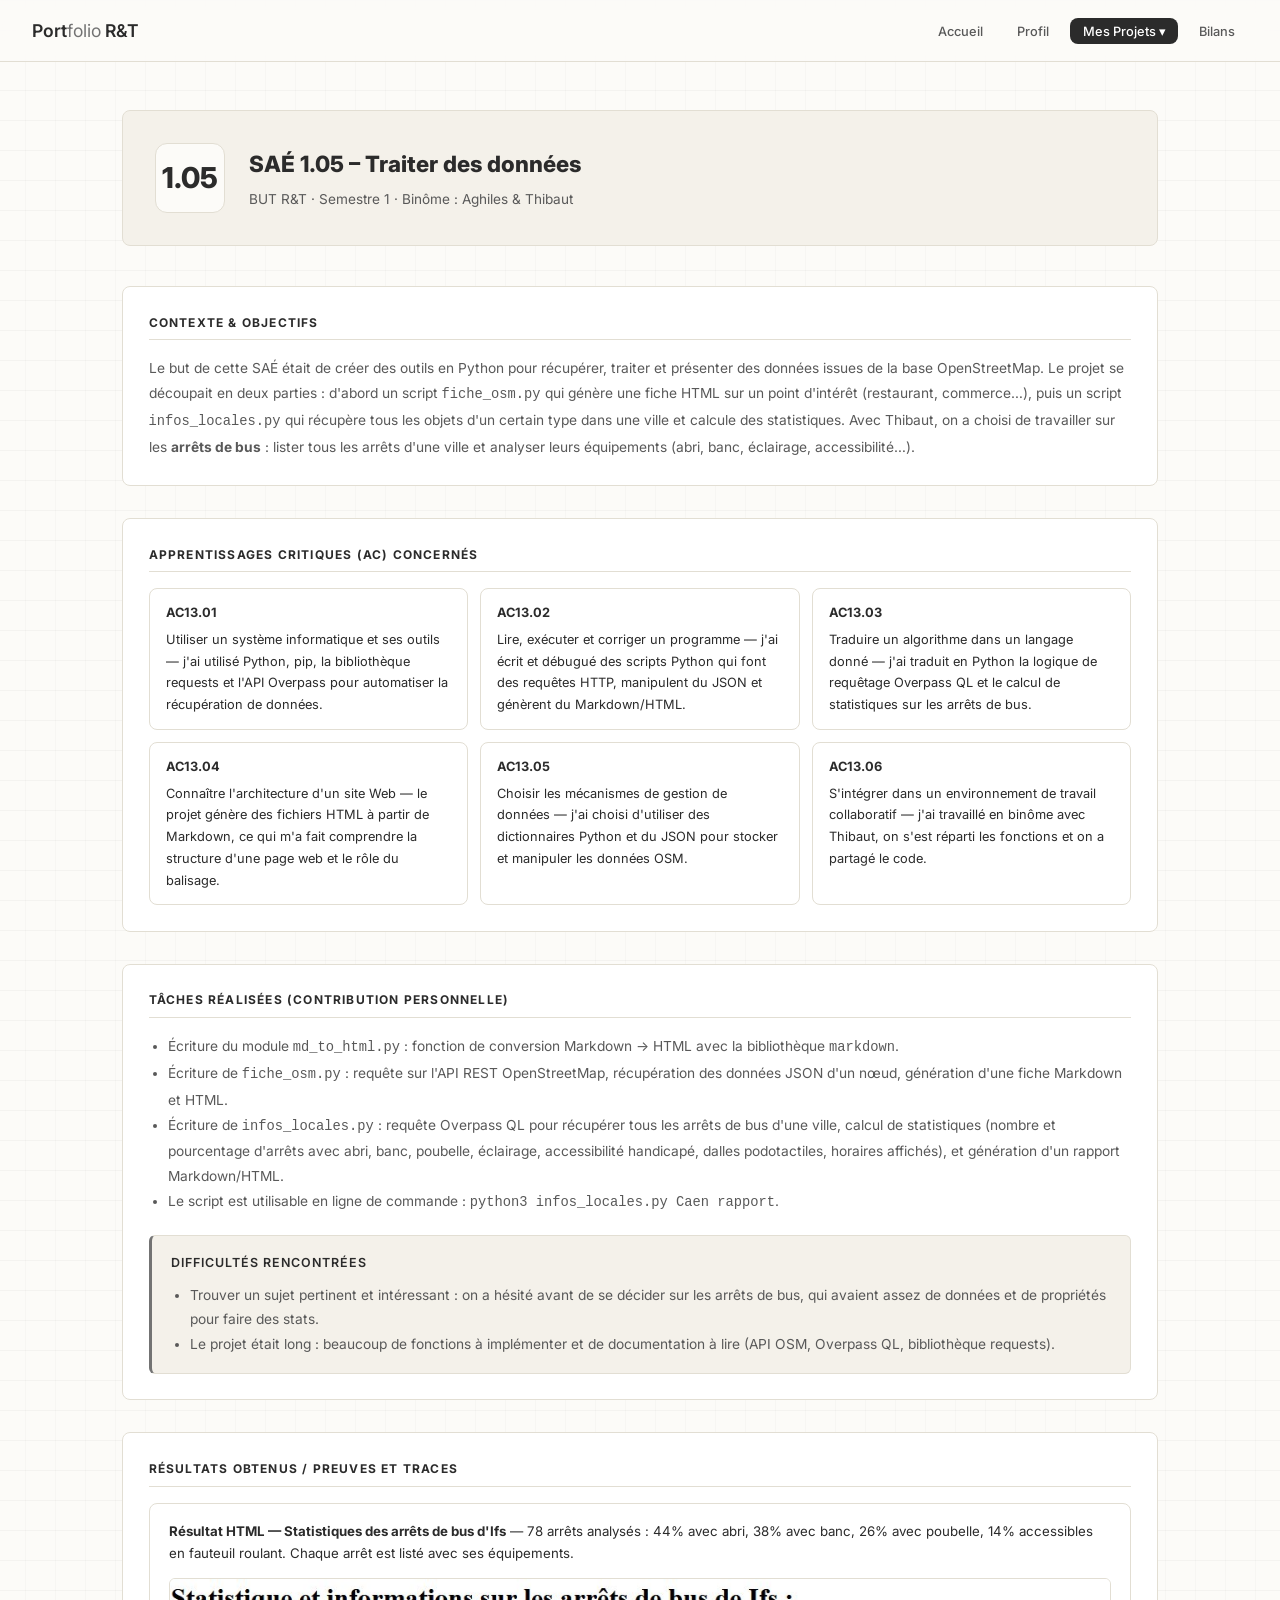
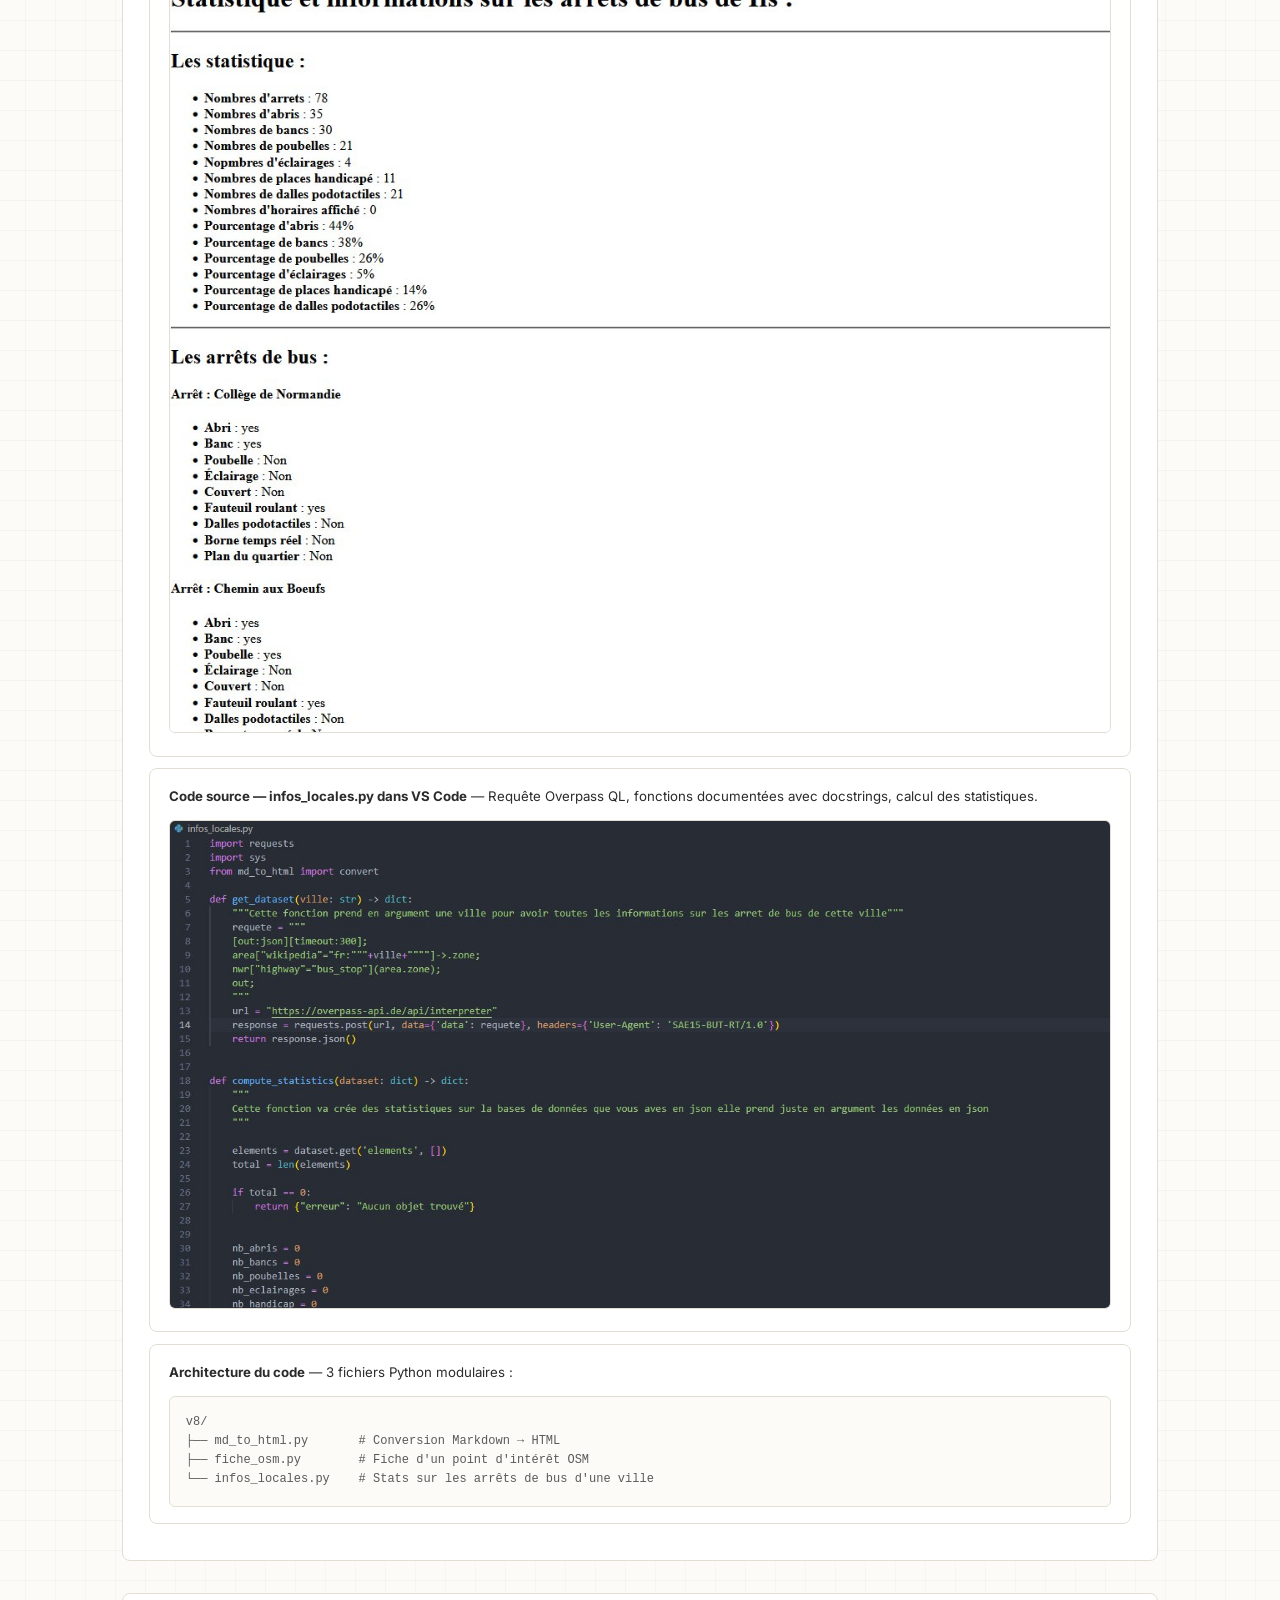
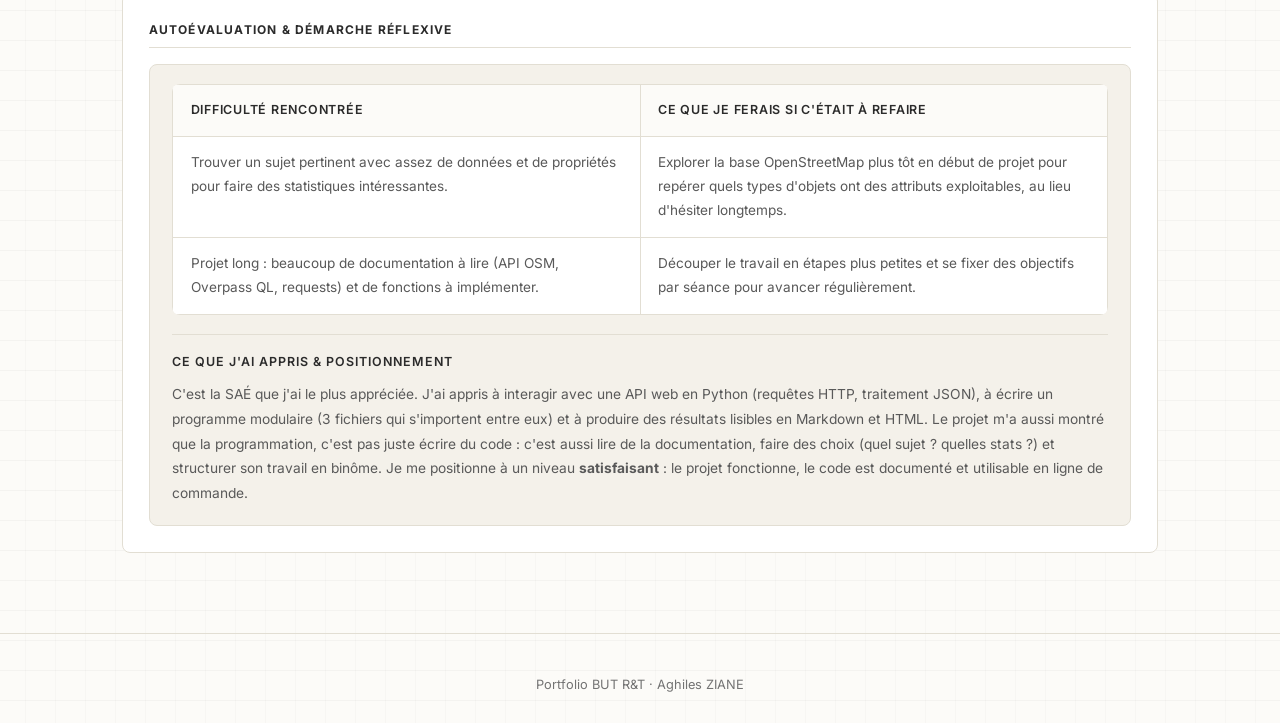
<file: SAE1/sae105.html>
<!DOCTYPE html>
<html lang="fr">
<head>
  <meta charset="UTF-8">
  <meta name="viewport" content="width=device-width, initial-scale=1.0">
  <title>SAÉ 1.05 — Traitement de Données</title>
  <link rel="stylesheet" href="../style.css">
  <style>
    .sae-header { padding: 2rem; margin-bottom: 2.5rem; display: flex; align-items: center; gap: 1.5rem; border-radius: var(--radius); background: var(--surface); border: 1px solid var(--border); }
    .sae-badge { font-size: 1.8rem; font-weight: 800; width: 70px; height: 70px; border-radius: 12px; display: flex; align-items: center; justify-content: center; background: var(--bg); border: 1px solid var(--border); }
    .sae-title { font-size: 1.4rem; font-weight: 800; }
    .sae-desc { color: var(--text-dim); font-size: .85rem; margin-top: .3rem; }
    .section-block { margin-bottom: 2rem; background: var(--card); border: 1px solid var(--border); padding: 1.6rem; border-radius: var(--radius); }
    .section-block h4 { font-size: .75rem; text-transform: uppercase; letter-spacing: .1em; margin-bottom: 1rem; border-bottom: 1px solid var(--border); padding-bottom: .4rem; color: var(--text); }
    .section-block p, .section-block li { font-size: .86rem; color: var(--text-dim); line-height: 1.8; }
    .ac-grid { display: grid; grid-template-columns: repeat(auto-fill, minmax(260px, 1fr)); gap: .8rem; margin-top: .8rem; }
    .ac-item { padding: .8rem 1rem; font-size: .8rem; border-radius: 8px; background: var(--bg); border: 1px solid var(--border); }
    .ac-code { font-weight: 700; margin-bottom: .3rem; color: var(--text); }
    .trace-box { border: 1px dashed var(--border); border-radius: 8px; padding: 1rem 1.2rem; margin-bottom: .7rem; font-size: .83rem; background: var(--bg); }
    .auto-eval-box { background: var(--surface); padding: 1.2rem 1.4rem; border-radius: 8px; border: 1px solid var(--border); }
    ul { padding-left: 1.2rem; }
  </style>
</head>
<body>

<nav>
  <a class="nav-logo" href="../index.html">Port<span>folio</span> R&T</a>
  <ul>
    <li><a href="../index.html">Accueil</a></li>
    <li><a href="../presentation.html">Profil</a></li>
    <li class="dropdown">
      <a href="#" class="dropbtn active">Mes Projets ▾</a>
      <div class="dropdown-content">
        <a href="sae101.html">Hygiène Informatique</a>
        <a href="sae102.html">Réseaux Informatiques</a>
        <a href="sae103.html">Dispositif de Transmission</a>
        <a href="sae104.html">Site Personnel</a>
        <a href="sae105.html">Traitement de Données</a>
      </div>
    </li>
    <li><a href="../bilan.html">Bilans</a></li>
  </ul>
</nav>

<div class="page">
  <div class="section">
    <div class="sae-header fade-up">
      <div class="sae-badge">1.05</div>
      <div>
        <div class="sae-title">SAÉ 1.05 – Traiter des données</div>
        <div class="sae-desc">BUT R&T · Semestre 1 · Binôme : Aghiles & Thibaut</div>
      </div>
    </div>

    <div class="section-block fade-up delay-1">
      <h4>Contexte & Objectifs</h4>
      <p>Le but de cette SAÉ était de créer des outils en Python pour récupérer, traiter et présenter des données issues de la base OpenStreetMap. Le projet se découpait en deux parties : d'abord un script <code>fiche_osm.py</code> qui génère une fiche HTML sur un point d'intérêt (restaurant, commerce…), puis un script <code>infos_locales.py</code> qui récupère tous les objets d'un certain type dans une ville et calcule des statistiques. Avec Thibaut, on a choisi de travailler sur les <strong>arrêts de bus</strong> : lister tous les arrêts d'une ville et analyser leurs équipements (abri, banc, éclairage, accessibilité…).</p>
    </div>

    <div class="section-block fade-up delay-1">
      <h4>Apprentissages Critiques (AC) concernés</h4>
      <div class="ac-grid">
        <div class="ac-item"><div class="ac-code">AC13.01</div>Utiliser un système informatique et ses outils — j'ai utilisé Python, pip, la bibliothèque requests et l'API Overpass pour automatiser la récupération de données.</div>
        <div class="ac-item"><div class="ac-code">AC13.02</div>Lire, exécuter et corriger un programme — j'ai écrit et débugué des scripts Python qui font des requêtes HTTP, manipulent du JSON et génèrent du Markdown/HTML.</div>
        <div class="ac-item"><div class="ac-code">AC13.03</div>Traduire un algorithme dans un langage donné — j'ai traduit en Python la logique de requêtage Overpass QL et le calcul de statistiques sur les arrêts de bus.</div>
        <div class="ac-item"><div class="ac-code">AC13.04</div>Connaître l'architecture d'un site Web — le projet génère des fichiers HTML à partir de Markdown, ce qui m'a fait comprendre la structure d'une page web et le rôle du balisage.</div>
        <div class="ac-item"><div class="ac-code">AC13.05</div>Choisir les mécanismes de gestion de données — j'ai choisi d'utiliser des dictionnaires Python et du JSON pour stocker et manipuler les données OSM.</div>
        <div class="ac-item"><div class="ac-code">AC13.06</div>S'intégrer dans un environnement de travail collaboratif — j'ai travaillé en binôme avec Thibaut, on s'est réparti les fonctions et on a partagé le code.</div>
      </div>
    </div>

    <div class="section-block fade-up delay-2">
      <h4>Tâches réalisées (Contribution personnelle)</h4>
      <ul>
        <li>Écriture du module <code>md_to_html.py</code> : fonction de conversion Markdown → HTML avec la bibliothèque <code>markdown</code>.</li>
        <li>Écriture de <code>fiche_osm.py</code> : requête sur l'API REST OpenStreetMap, récupération des données JSON d'un nœud, génération d'une fiche Markdown et HTML.</li>
        <li>Écriture de <code>infos_locales.py</code> : requête Overpass QL pour récupérer tous les arrêts de bus d'une ville, calcul de statistiques (nombre et pourcentage d'arrêts avec abri, banc, poubelle, éclairage, accessibilité handicapé, dalles podotactiles, horaires affichés), et génération d'un rapport Markdown/HTML.</li>
        <li>Le script est utilisable en ligne de commande : <code>python3 infos_locales.py Caen rapport</code>.</li>
      </ul>
      <div class="difficulties-block">
        <h5>Difficultés rencontrées</h5>
        <ul>
          <li>Trouver un sujet pertinent et intéressant : on a hésité avant de se décider sur les arrêts de bus, qui avaient assez de données et de propriétés pour faire des stats.</li>
          <li>Le projet était long : beaucoup de fonctions à implémenter et de documentation à lire (API OSM, Overpass QL, bibliothèque requests).</li>
        </ul>
      </div>
    </div>

    <div class="section-block fade-up delay-2">
      <h4>Résultats obtenus / Preuves et traces</h4>

      <div class="trace-box">
        <strong>Résultat HTML — Statistiques des arrêts de bus d'Ifs</strong> — 78 arrêts analysés : 44% avec abri, 38% avec banc, 26% avec poubelle, 14% accessibles en fauteuil roulant. Chaque arrêt est listé avec ses équipements.
        <img src="../img/sae105-resultat-html.png" alt="Résultat HTML des statistiques arrêts de bus" style="width:100%; margin-top:.8rem; border-radius:6px; border:1px solid var(--border);">
      </div>

      <div class="trace-box">
        <strong>Code source — infos_locales.py dans VS Code</strong> — Requête Overpass QL, fonctions documentées avec docstrings, calcul des statistiques.
        <img src="../img/sae105-code-vscode.png" alt="Code Python dans VS Code" style="width:100%; margin-top:.8rem; border-radius:6px; border:1px solid var(--border);">
      </div>

      <div class="trace-box">
        <strong>Architecture du code</strong> — 3 fichiers Python modulaires :
        <pre style="margin-top:.8rem; padding:1rem; background:var(--bg); border:1px solid var(--border); border-radius:6px; font-size:.75rem; line-height:1.6; overflow-x:auto; color:var(--text-dim);">v8/
├── md_to_html.py       # Conversion Markdown → HTML
├── fiche_osm.py        # Fiche d'un point d'intérêt OSM
└── infos_locales.py    # Stats sur les arrêts de bus d'une ville</pre>
      </div>
    </div>

    <div class="section-block fade-up delay-3">
      <h4>Autoévaluation & Démarche réflexive</h4>
      <div class="auto-eval-box">
        <table class="reflexion-table">
          <thead>
            <tr>
              <th>Difficulté rencontrée</th>
              <th>Ce que je ferais si c'était à refaire</th>
            </tr>
          </thead>
          <tbody>
            <tr>
              <td>Trouver un sujet pertinent avec assez de données et de propriétés pour faire des statistiques intéressantes.</td>
              <td>Explorer la base OpenStreetMap plus tôt en début de projet pour repérer quels types d'objets ont des attributs exploitables, au lieu d'hésiter longtemps.</td>
            </tr>
            <tr>
              <td>Projet long : beaucoup de documentation à lire (API OSM, Overpass QL, requests) et de fonctions à implémenter.</td>
              <td>Découper le travail en étapes plus petites et se fixer des objectifs par séance pour avancer régulièrement.</td>
            </tr>
          </tbody>
        </table>
        <div class="learnings-block">
          <h5>Ce que j'ai appris & positionnement</h5>
          <p>C'est la SAÉ que j'ai le plus appréciée. J'ai appris à interagir avec une API web en Python (requêtes HTTP, traitement JSON), à écrire un programme modulaire (3 fichiers qui s'importent entre eux) et à produire des résultats lisibles en Markdown et HTML. Le projet m'a aussi montré que la programmation, c'est pas juste écrire du code : c'est aussi lire de la documentation, faire des choix (quel sujet ? quelles stats ?) et structurer son travail en binôme. Je me positionne à un niveau <strong>satisfaisant</strong> : le projet fonctionne, le code est documenté et utilisable en ligne de commande.</p>
        </div>
      </div>
    </div>
  </div>
</div>

<footer><p>Portfolio BUT R&T · Aghiles ZIANE</p></footer>
</body>
</html>
</file>
<file: style.css>
/* ===========================
   PORTFOLIO R&T — THÈME BEIGE CLAIR
   =========================== */
@import url('https://fonts.googleapis.com/css2?family=Inter:wght@300;400;500;600;700&display=swap');

:root {
  --bg:        #fcfbf8; /* Beige très clair (fond de page) */
  --surface:   #f4f1ea; /* Beige clair (en-têtes, badges, éléments survolés) */
  --card:      #ffffff; /* Blanc (cartes, blocs d'informations) */
  --border:    #e2ded3; /* Gris-beige clair (bordures) */
  --accent:    #1a1a1a; 
  --accent2:   #404040; 
  --text:      #2b2b2b; /* Texte foncé pour la lisibilité */
  --text-muted:#737373; 
  --text-dim:  #595959; 
  --radius:    8px;     
  --font-head: 'Inter', sans-serif;
  --font-mono: 'Inter', sans-serif; 
}

*, *::before, *::after { box-sizing: border-box; margin: 0; padding: 0; }
html { scroll-behavior: smooth; }
body {
  background-color: var(--bg);
  background-image: 
    linear-gradient(rgba(0, 0, 0, 0.03) 1px, transparent 1px),
    linear-gradient(90deg, rgba(0, 0, 0, 0.02) 1px, transparent 1px);
  background-size: 30px 30px; 
  background-position: center top;
  color: var(--text);
  font-family: var(--font-head);
  font-size: 15px;
  line-height: 1.7;
  min-height: 100vh;
  overflow-x: hidden;
}

::-webkit-scrollbar { width: 6px; }
::-webkit-scrollbar-track { background: var(--bg); }
::-webkit-scrollbar-thumb { background: var(--border); border-radius: 3px; }

nav {
  position: fixed; top: 0; left: 0; right: 0; z-index: 100;
  background: rgba(252, 251, 248, 0.85); backdrop-filter: blur(14px);
  border-bottom: 1px solid var(--border); padding: 0 2rem;
  display: flex; align-items: center; height: 62px; gap: 2rem;
}
.nav-logo { font-weight: 600; font-size: 1.1rem; color: var(--text); text-decoration: none; margin-right: auto; }
.nav-logo span { color: var(--text-muted); font-weight: 400; }
nav ul { list-style: none; display: flex; gap: .5rem; align-items: center; }
nav ul li a { text-decoration: none; color: var(--text-dim); font-size: .8rem; font-weight: 500; padding: .35rem .8rem; border-radius: var(--radius); transition: all .2s; }
nav ul li a:hover, nav ul li a.active { color: var(--card); background: var(--text); } /* Inversé pour fond clair */

.dropdown { position: relative; display: inline-block; }
.dropdown-content { display: none; position: absolute; background: var(--surface); min-width: 140px; border: 1px solid var(--border); border-radius: var(--radius); z-index: 100; top: 100%; left: 50%; transform: translateX(-50%); flex-direction: column; padding: 0.5rem 0; box-shadow: 0 4px 20px rgba(0,0,0,0.08); }
.dropdown-content a { padding: 0.6rem 1.2rem; display: block; text-align: center; color: var(--text-dim); }
.dropdown-content a:hover { background: var(--border); color: var(--text); }
.dropdown:hover .dropdown-content { display: flex; }

.page { padding-top: 62px; min-height: 100vh; }
.hero { position: relative; padding: 6rem 2rem 4rem; max-width: 1100px; margin: 0 auto; }
.hero-tag { display: inline-block; font-size: .75rem; color: var(--text-muted); border: 1px solid var(--border); background: var(--surface); padding: .3rem .8rem; border-radius: 20px; margin-bottom: 1.5rem; }
.hero h1 { font-weight: 600; font-size: clamp(2.2rem, 5vw, 3.5rem); line-height: 1.1; margin-bottom: 1.2rem; color: var(--text); }
.hero p { color: var(--text-dim); max-width: 560px; font-size: 1rem; margin-bottom: 2rem; }

/* -- NOUVELLE CLASSE POUR LA PHOTO -- */
.photo-portrait {
  width: 160px;
  height: 160px;
  border-radius: 50%; /* Image circulaire */
  border: 4px solid var(--card);
  box-shadow: 0 4px 15px rgba(0,0,0,0.08); /* Ombre douce */
  overflow: hidden;
  flex-shrink: 0;
  background: var(--surface);
}
.photo-portrait img {
  width: 100%;
  height: 100%;
  object-fit: cover; /* Adapte la grande image 1792*2400 sans l'écraser */
  object-position: center 20%; /* Centre l'image légèrement vers le haut (idéal pour les visages) */
}

.section { max-width: 1100px; margin: 0 auto; padding: 3rem 2rem; }
.section-title { font-size: 1rem; font-weight: 600; color: var(--text); margin-bottom: 1.5rem; display: flex; align-items: center; gap: .8rem; }
.section-title::before { content: ''; display: block; width: 30px; height: 1px; background: var(--border); }

.card { background: var(--card); border: 1px solid var(--border); border-radius: var(--radius); padding: 1.8rem; transition: all .25s; }
.card:hover { border-color: var(--text-muted); transform: translateY(-2px); }
.card-grid { display: grid; grid-template-columns: repeat(auto-fill, minmax(300px, 1fr)); gap: 1.5rem; }

.btn { display: inline-flex; align-items: center; gap: .5rem; padding: .6rem 1.4rem; border-radius: var(--radius); font-weight: 500; font-size: .85rem; cursor: pointer; text-decoration: none; border: 1px solid transparent; transition: all .2s; }
.btn-primary { background: var(--text); color: var(--card); }
.btn-primary:hover { background: var(--accent2); }
.btn-outline { background: transparent; color: var(--text); border-color: var(--border); }
.btn-outline:hover { background: var(--surface); border-color: var(--text-muted); }

.sae-full, .info-block, .comp-item, .trace-box, .ac-item, .bilan-block { background: var(--card) !important; border: 1px solid var(--border) !important; }
.sem-header, .auto-eval, .synthesis-box, .comp-header { background: var(--surface) !important; border: 1px solid var(--border) !important; }
.sem-badge, .sae-num, .comp-icon { background: var(--bg) !important; color: var(--text) !important; border: 1px solid var(--border) !important; }
.sae-head:hover { background: var(--surface) !important; }
.section-block h4, .auto-eval h5, .ac-code { color: var(--text) !important; }

/* === Tableau réflexif (Autoévaluation) === */
.reflexion-table {
  width: 100%;
  border-collapse: collapse;
  margin-bottom: 0;
  font-size: .85rem;
  background: var(--card);
  border-radius: 8px;
  overflow: hidden;
}
.reflexion-table th, .reflexion-table td {
  padding: .9rem 1.1rem;
  border: 1px solid var(--border);
  text-align: left;
  vertical-align: top;
  color: var(--text-dim);
  line-height: 1.75;
}
.reflexion-table th {
  background: var(--bg);
  color: var(--text);
  font-weight: 600;
  font-size: .78rem;
  text-transform: uppercase;
  letter-spacing: .06em;
  width: 50%;
}
.difficulties-block {
  margin-top: 1.2rem;
  padding: 1rem 1.2rem;
  background: var(--surface);
  border: 1px solid var(--border);
  border-left: 3px solid var(--text-muted);
  border-radius: 6px;
}
.difficulties-block h5 {
  font-size: .78rem;
  text-transform: uppercase;
  letter-spacing: .08em;
  color: var(--text);
  margin-bottom: .6rem;
  font-weight: 600;
}
.difficulties-block ul { padding-left: 1.2rem; }
.difficulties-block li { font-size: .85rem; color: var(--text-dim); line-height: 1.8; }

.learnings-block {
  margin-top: 1.2rem;
  padding-top: 1rem;
  border-top: 1px solid var(--border);
}
.learnings-block h5 {
  font-size: .78rem;
  text-transform: uppercase;
  letter-spacing: .08em;
  color: var(--text);
  margin-bottom: .6rem;
  font-weight: 600;
}
.learnings-block p {
  color: var(--text-dim);
  font-size: .86rem;
  line-height: 1.8;
}
@media(max-width:600px){
  .reflexion-table, .reflexion-table thead, .reflexion-table tbody,
  .reflexion-table th, .reflexion-table td, .reflexion-table tr { display: block; width: 100%; }
  .reflexion-table th { background: var(--bg); }
}

@keyframes fadeUp { from { opacity: 0; transform: translateY(15px); } to { opacity: 1; transform: translateY(0); } }
.fade-up { animation: fadeUp .5s ease both; }
.delay-1 { animation-delay: .1s; }
.delay-2 { animation-delay: .2s; }
.delay-3 { animation-delay: .3s; }

@media (max-width: 768px) {
  nav ul { display: none; }
  .hero { padding: 4rem 1.2rem 2.5rem; }
  .section { padding: 2rem 1.2rem; }
  .card-grid { grid-template-columns: 1fr; }
  .hero-layout { grid-template-columns: 1fr !important; text-align: center; }
  .photo-portrait { margin: 0 auto; }
}
footer { border-top: 1px solid var(--border); text-align: center; padding: 2.5rem; font-size: .8rem; color: var(--text-muted); }
</file>
